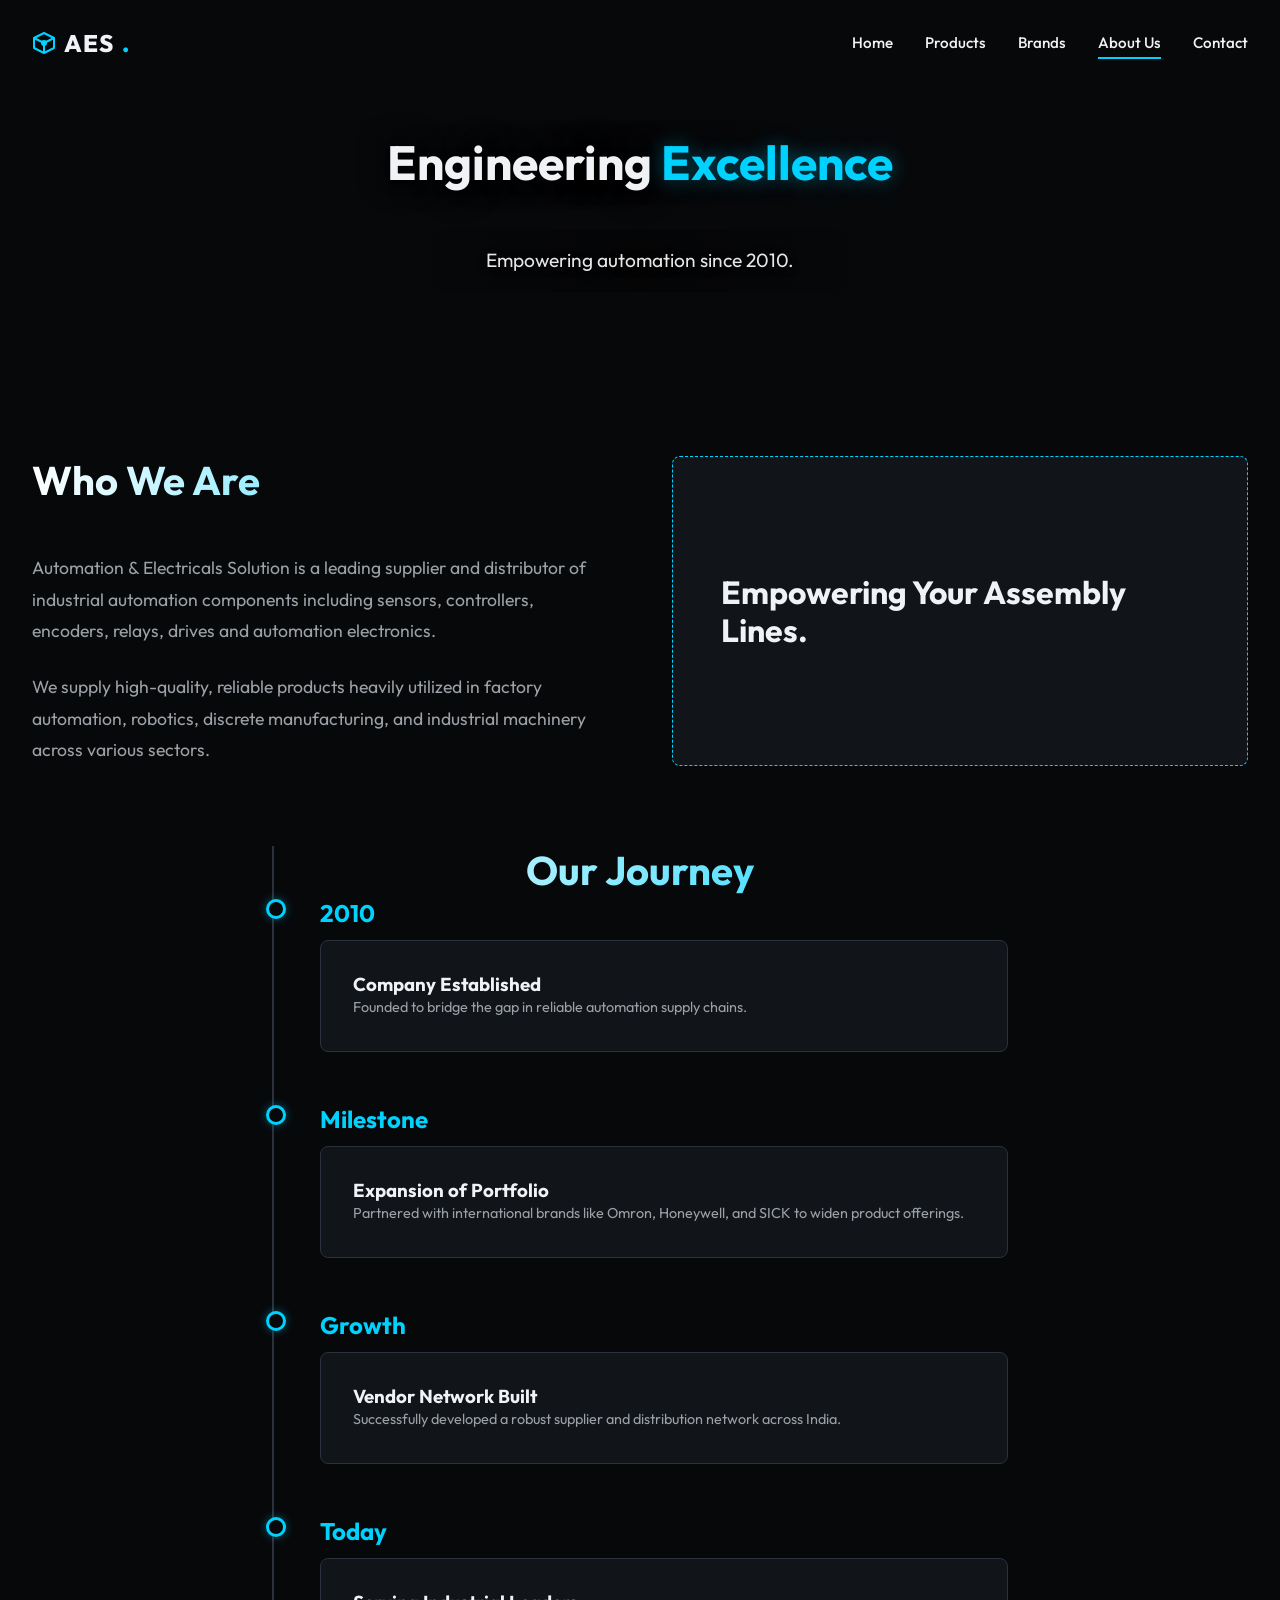
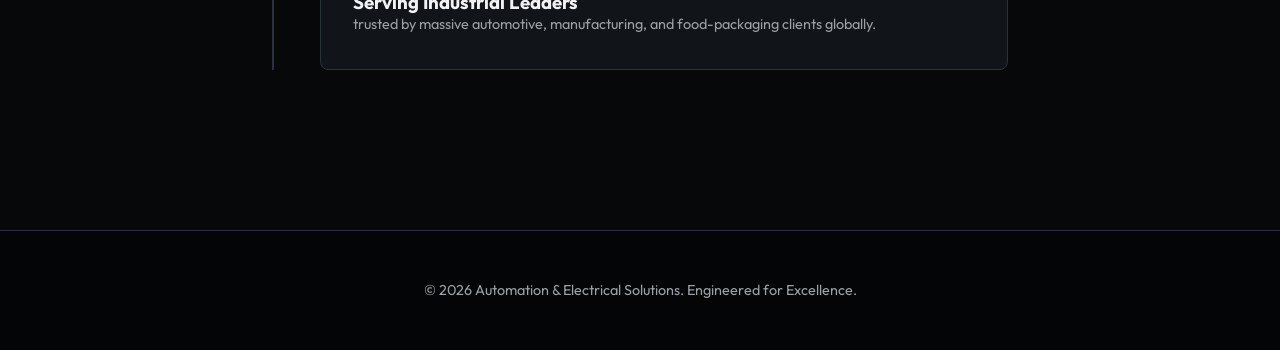
<file: about.html>
<!DOCTYPE html>
<html lang="en">
<head>
  <meta charset="UTF-8">
  <meta name="viewport" content="width=device-width, initial-scale=1.0">
  <meta name="description" content="Automation & Electrical Solutions - About Us">
  <title>About Us | Automation & Electrical Solutions</title>
  <link href="https://fonts.googleapis.com/css2?family=Outfit:wght@300;400;500;600;700;800&family=Inter:wght@400;500;600&display=swap" rel="stylesheet">
  <link rel="stylesheet" href="css/style.css">
  <style>
    .timeline {
      position: relative;
      max-width: 800px;
      margin: 4rem auto;
      padding: 0 2rem;
    }
    .timeline::before {
      content: '';
      position: absolute;
      top: 0;
      left: 2rem;
      height: 100%;
      width: 2px;
      background: var(--border-color);
    }
    .timeline-item {
      position: relative;
      margin-bottom: 3rem;
      padding-left: 3rem;
    }
    .timeline-item::before {
      content: '';
      position: absolute;
      left: -6px;
      top: 5px;
      width: 14px;
      height: 14px;
      border-radius: 50%;
      background: var(--bg-dark);
      border: 3px solid var(--primary-blue);
      box-shadow: 0 0 10px var(--primary-glow);
    }
    .timeline-year {
      font-size: 1.5rem;
      font-weight: 700;
      color: var(--primary-blue);
      margin-bottom: 0.5rem;
    }
    .timeline-content {
      background: var(--bg-surface);
      padding: 2rem;
      border-radius: 8px;
      border: 1px solid var(--border-color);
      transition: all 0.3s;
    }
    .timeline-content:hover {
      border-color: var(--primary-blue);
      box-shadow: 0 10px 30px rgba(0,0,0,0.3);
    }
  </style>
</head>
<body>

  <!-- Navigation -->
  <nav class="navbar">
    <div class="container nav-container">
      <a href="index.html" class="logo">
        <svg width="24" height="24" viewBox="0 0 24 24" fill="none" xmlns="http://www.w3.org/2000/svg">
          <path d="M12 2L2 7V17L12 22L22 17V7L12 2Z" stroke="var(--primary-blue)" stroke-width="2" stroke-linejoin="round"/>
          <path d="M12 22V12" stroke="var(--primary-blue)" stroke-width="2" stroke-linejoin="round"/>
          <path d="M12 12L22 7" stroke="var(--primary-blue)" stroke-width="2" stroke-linejoin="round"/>
          <path d="M12 12L2 7" stroke="var(--primary-blue)" stroke-width="2" stroke-linejoin="round"/>
          <circle cx="12" cy="12" r="3" fill="var(--primary-blue)"/>
        </svg>
        AES<span>.</span>
      </a>
      <div class="nav-links">
        <a href="index.html">Home</a>
        <a href="products.html">Products</a>
        <a href="brands.html">Brands</a>
        <a href="about.html" class="active">About Us</a>
        <a href="contact.html">Contact</a>
      </div>
      <button class="mobile-menu-btn">☰</button>
    </div>
  </nav>

  <!-- Page Header -->
  <header class="hero" style="min-height: 40vh; padding-top: 120px; align-items: center;">
    <div class="hero-bg" style="opacity: 0.5;"></div>
    <div class="container text-center">
      <h1 class="hero-headline reveal active" style="font-size: 3rem;">Engineering <span>Excellence</span></h1>
      <p class="hero-sub reveal active" style="margin: 0 auto;">Empowering automation since 2010.</p>
    </div>
  </header>

  <!-- About Content -->
  <section class="section-padding">
    <div class="container">
      <div class="grid-2 reveal">
        <div>
          <h2 class="section-title" style="text-align: left;">Who We Are</h2>
          <p style="color: var(--text-muted); font-size: 1.1rem; line-height: 1.8; margin-bottom: 1.5rem;">
            Automation & Electricals Solution is a leading supplier and distributor of industrial automation components including sensors, controllers, encoders, relays, drives and automation electronics.
          </p>
          <p style="color: var(--text-muted); font-size: 1.1rem; line-height: 1.8;">
            We supply high-quality, reliable products heavily utilized in factory automation, robotics, discrete manufacturing, and industrial machinery across various sectors.
          </p>
        </div>
        <div>
          <div style="background: var(--bg-surface); padding: 3rem; border-radius: 8px; border: 1px dashed var(--primary-blue); height: 100%; display: flex; align-items: center; justify-content: center; position: relative; overflow: hidden;">
            <div class="circuit-lines" style="opacity: 0.1;"></div>
            <h3 style="font-size: 2rem; color: var(--text-main); position: relative; z-index: 1;">Empowering Your Assembly Lines.</h3>
          </div>
        </div>
      </div>

      <!-- Timeline -->
      <div class="timeline mt-5">
        <h2 class="section-title text-center" style="margin-top: 5rem;">Our Journey</h2>
        
        <div class="timeline-item reveal">
          <div class="timeline-year">2010</div>
          <div class="timeline-content">
            <h3>Company Established</h3>
            <p class="card-desc" style="margin-bottom: 0;">Founded to bridge the gap in reliable automation supply chains.</p>
          </div>
        </div>

        <div class="timeline-item reveal">
          <div class="timeline-year">Milestone</div>
          <div class="timeline-content">
            <h3>Expansion of Portfolio</h3>
            <p class="card-desc" style="margin-bottom: 0;">Partnered with international brands like Omron, Honeywell, and SICK to widen product offerings.</p>
          </div>
        </div>

        <div class="timeline-item reveal">
          <div class="timeline-year">Growth</div>
          <div class="timeline-content">
            <h3>Vendor Network Built</h3>
            <p class="card-desc" style="margin-bottom: 0;">Successfully developed a robust supplier and distribution network across India.</p>
          </div>
        </div>

        <div class="timeline-item reveal">
          <div class="timeline-year">Today</div>
          <div class="timeline-content">
            <h3>Serving Industrial Leaders</h3>
            <p class="card-desc" style="margin-bottom: 0;">trusted by massive automotive, manufacturing, and food-packaging clients globally.</p>
          </div>
        </div>
      </div>
    </div>
  </section>

  <!-- Footer -->
  <footer class="footer">
    <div class="container">
      <p>&copy; 2026 Automation & Electrical Solutions. Engineered for Excellence.</p>
    </div>
  </footer>

  <script src="js/script.js"></script>
</body>
</html>
</file>
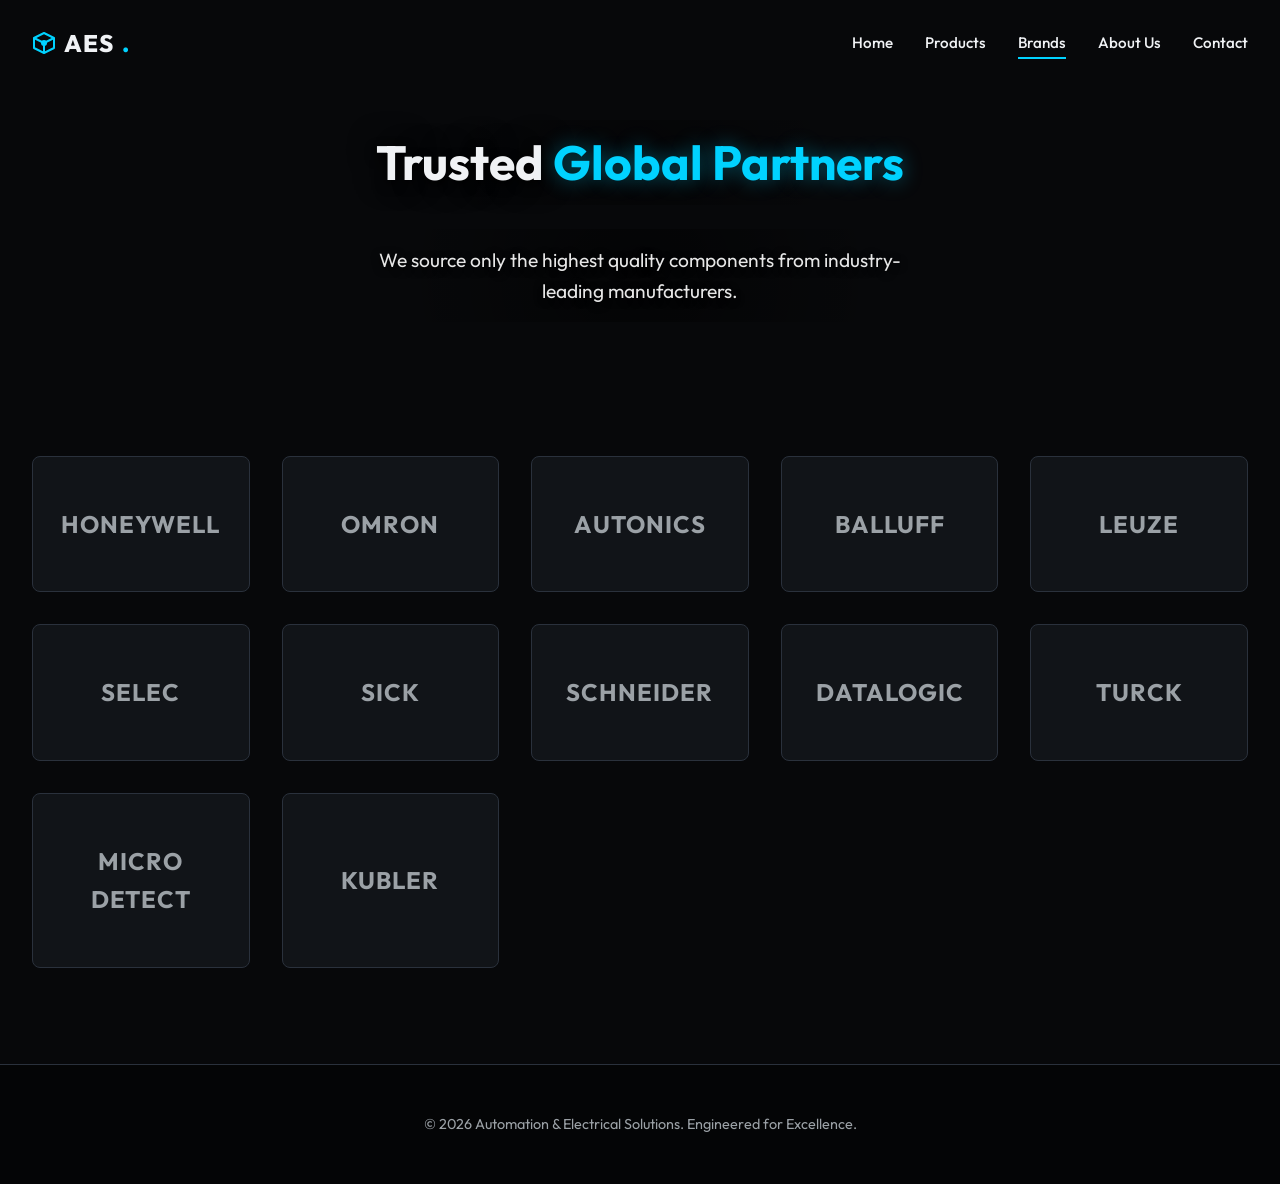
<file: brands.html>
<!DOCTYPE html>
<html lang="en">
<head>
  <meta charset="UTF-8">
  <meta name="viewport" content="width=device-width, initial-scale=1.0">
  <meta name="description" content="Automation & Electrical Solutions - Trusted Brands">
  <title>Brands | Automation & Electrical Solutions</title>
  <link href="https://fonts.googleapis.com/css2?family=Outfit:wght@300;400;500;600;700;800&family=Inter:wght@400;500;600&display=swap" rel="stylesheet">
  <link rel="stylesheet" href="css/style.css">
  <style>
    .brand-grid {
      display: grid;
      grid-template-columns: repeat(auto-fill, minmax(200px, 1fr));
      gap: 2rem;
      text-align: center;
    }
    .brand-card {
      background: var(--bg-surface);
      padding: 3rem 1.5rem;
      border: 1px solid var(--border-color);
      border-radius: 8px;
      transition: all 0.3s ease;
      display: flex;
      align-items: center;
      justify-content: center;
    }
    .brand-card:hover {
      border-color: var(--primary-blue);
      box-shadow: 0 10px 30px rgba(0,0,0,0.3), 0 0 15px var(--primary-glow);
      transform: translateY(-5px);
    }
    .brand-name {
      font-size: 1.5rem;
      font-weight: 700;
      color: var(--text-muted);
      letter-spacing: 1px;
      text-transform: uppercase;
      transition: color 0.3s;
    }
    .brand-card:hover .brand-name {
      color: var(--text-main);
    }
  </style>
</head>
<body>

  <!-- Navigation -->
  <nav class="navbar">
    <div class="container nav-container">
      <a href="index.html" class="logo">
        <svg width="24" height="24" viewBox="0 0 24 24" fill="none" xmlns="http://www.w3.org/2000/svg">
          <path d="M12 2L2 7V17L12 22L22 17V7L12 2Z" stroke="var(--primary-blue)" stroke-width="2" stroke-linejoin="round"/>
          <path d="M12 22V12" stroke="var(--primary-blue)" stroke-width="2" stroke-linejoin="round"/>
          <path d="M12 12L22 7" stroke="var(--primary-blue)" stroke-width="2" stroke-linejoin="round"/>
          <path d="M12 12L2 7" stroke="var(--primary-blue)" stroke-width="2" stroke-linejoin="round"/>
          <circle cx="12" cy="12" r="3" fill="var(--primary-blue)"/>
        </svg>
        AES<span>.</span>
      </a>
      <div class="nav-links">
        <a href="index.html">Home</a>
        <a href="products.html">Products</a>
        <a href="brands.html" class="active">Brands</a>
        <a href="about.html">About Us</a>
        <a href="contact.html">Contact</a>
      </div>
      <button class="mobile-menu-btn">☰</button>
    </div>
  </nav>

  <!-- Page Header -->
  <header class="hero" style="min-height: 40vh; padding-top: 120px; align-items: center;">
    <div class="hero-bg" style="opacity: 0.5;"></div>
    <div class="container text-center">
      <h1 class="hero-headline reveal active" style="font-size: 3rem;">Trusted <span>Global Partners</span></h1>
      <p class="hero-sub reveal active" style="margin: 0 auto;">We source only the highest quality components from industry-leading manufacturers.</p>
    </div>
  </header>

  <!-- Brands Content -->
  <section class="section-padding">
    <div class="container">
      <div class="brand-grid">
        <div class="brand-card reveal"><span class="brand-name">Honeywell</span></div>
        <div class="brand-card reveal" style="transition-delay: 0.1s;"><span class="brand-name">Omron</span></div>
        <div class="brand-card reveal" style="transition-delay: 0.2s;"><span class="brand-name">Autonics</span></div>
        <div class="brand-card reveal" style="transition-delay: 0.3s;"><span class="brand-name">Balluff</span></div>
        <div class="brand-card reveal" style="transition-delay: 0.4s;"><span class="brand-name">Leuze</span></div>
        <div class="brand-card reveal" style="transition-delay: 0.1s;"><span class="brand-name">Selec</span></div>
        <div class="brand-card reveal" style="transition-delay: 0.2s;"><span class="brand-name">SICK</span></div>
        <div class="brand-card reveal" style="transition-delay: 0.3s;"><span class="brand-name">Schneider</span></div>
        <div class="brand-card reveal" style="transition-delay: 0.4s;"><span class="brand-name">Datalogic</span></div>
        <div class="brand-card reveal" style="transition-delay: 0.1s;"><span class="brand-name">Turck</span></div>
        <div class="brand-card reveal" style="transition-delay: 0.2s;"><span class="brand-name">Micro Detect</span></div>
        <div class="brand-card reveal" style="transition-delay: 0.3s;"><span class="brand-name">Kubler</span></div>
      </div>
    </div>
  </section>

  <!-- Footer -->
  <footer class="footer">
    <div class="container">
      <p>&copy; 2026 Automation & Electrical Solutions. Engineered for Excellence.</p>
    </div>
  </footer>

  <script src="js/script.js"></script>
</body>
</html>
</file>
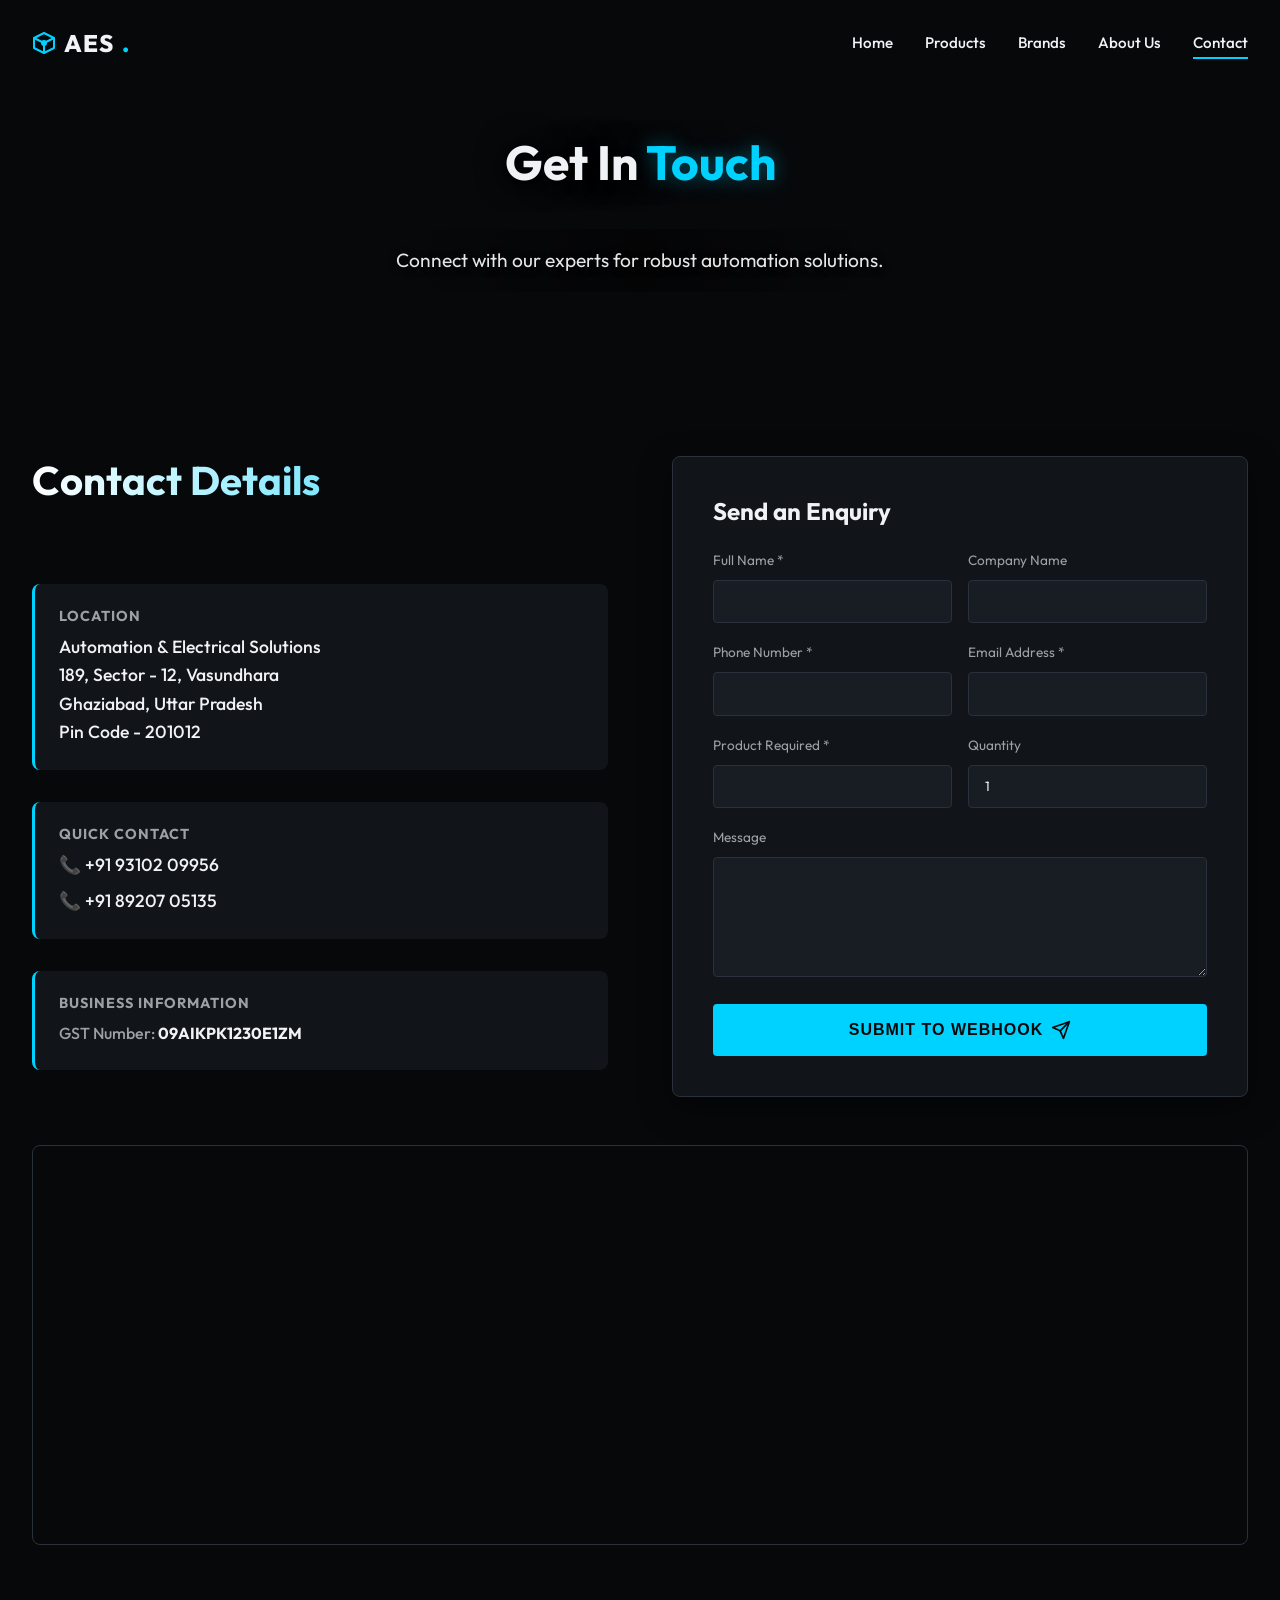
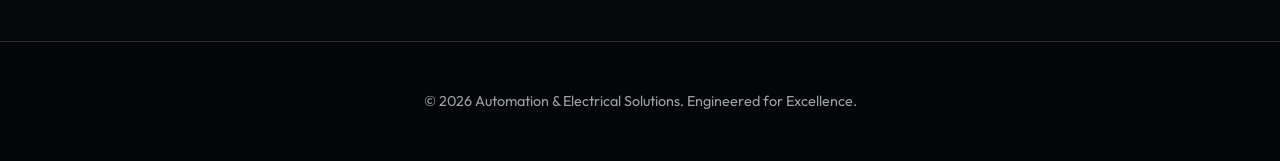
<file: contact.html>
<!DOCTYPE html>
<html lang="en">
<head>
  <meta charset="UTF-8">
  <meta name="viewport" content="width=device-width, initial-scale=1.0">
  <meta name="description" content="Automation & Electrical Solutions - Contact Us">
  <title>Contact | Automation & Electrical Solutions</title>
  <link href="https://fonts.googleapis.com/css2?family=Outfit:wght@300;400;500;600;700;800&family=Inter:wght@400;500;600&display=swap" rel="stylesheet">
  <link rel="stylesheet" href="css/style.css">
  <style>
    .map-container {
      width: 100%;
      height: 400px;
      border-radius: 8px;
      overflow: hidden;
      border: 1px solid var(--border-color);
      margin-top: 3rem;
    }
    .map-container iframe {
      width: 100%;
      height: 100%;
      border: 0;
      filter: invert(90%) hue-rotate(180deg) brightness(80%) contrast(120%); /* Fake Dark Mode for maps */
    }
  </style>
</head>
<body>

  <!-- Navigation -->
  <nav class="navbar">
    <div class="container nav-container">
      <a href="index.html" class="logo">
        <svg width="24" height="24" viewBox="0 0 24 24" fill="none" xmlns="http://www.w3.org/2000/svg">
          <path d="M12 2L2 7V17L12 22L22 17V7L12 2Z" stroke="var(--primary-blue)" stroke-width="2" stroke-linejoin="round"/>
          <path d="M12 22V12" stroke="var(--primary-blue)" stroke-width="2" stroke-linejoin="round"/>
          <path d="M12 12L22 7" stroke="var(--primary-blue)" stroke-width="2" stroke-linejoin="round"/>
          <path d="M12 12L2 7" stroke="var(--primary-blue)" stroke-width="2" stroke-linejoin="round"/>
          <circle cx="12" cy="12" r="3" fill="var(--primary-blue)"/>
        </svg>
        AES<span>.</span>
      </a>
      <div class="nav-links">
        <a href="index.html">Home</a>
        <a href="products.html">Products</a>
        <a href="brands.html">Brands</a>
        <a href="about.html">About Us</a>
        <a href="contact.html" class="active">Contact</a>
      </div>
      <button class="mobile-menu-btn">☰</button>
    </div>
  </nav>

  <!-- Page Header -->
  <header class="hero" style="min-height: 40vh; padding-top: 120px; align-items: center;">
    <div class="hero-bg" style="opacity: 0.5;"></div>
    <div class="container text-center">
      <h1 class="hero-headline reveal active" style="font-size: 3rem;">Get In <span>Touch</span></h1>
      <p class="hero-sub reveal active" style="margin: 0 auto;">Connect with our experts for robust automation solutions.</p>
    </div>
  </header>

  <!-- Contact & Enquiry Form -->
  <section class="section-padding">
    <div class="container">
      <div class="grid-2">
        
        <!-- Contact Information -->
        <div class="contact-info reveal">
          <h2 class="section-title" style="text-align: left;">Contact Details</h2>
          
          <div class="info-card">
            <h4>Location</h4>
            <p>Automation & Electrical Solutions<br>189, Sector - 12, Vasundhara<br>Ghaziabad, Uttar Pradesh<br>Pin Code - 201012</p>
          </div>
          
          <div class="info-card">
            <h4>Quick Contact</h4>
            <a href="tel:+919310209956" style="display: block; margin-bottom: 0.5rem;">📞 +91 93102 09956</a>
            <a href="tel:+918920705135" style="display: block;">📞 +91 89207 05135</a>
          </div>

          <div class="info-card">
            <h4>Business Information</h4>
            <p style="color: var(--text-muted); font-size: 1rem;">GST Number: <span style="color: var(--text-main); font-weight: 700;">09AIKPK1230E1ZM</span></p>
          </div>
        </div>

        <!-- Form -->
        <div class="enquiry-card reveal" style="transition-delay: 0.2s;">
          <form id="enquiry-form" class="enquiry-form">
            <h3 style="margin-bottom: 1.5rem; font-size: 1.5rem;">Send an Enquiry</h3>
            
            <div class="form-row">
              <div class="form-group">
                <label for="name">Full Name *</label>
                <input type="text" id="name" name="name" class="form-control" required>
              </div>
              <div class="form-group">
                <label for="company">Company Name</label>
                <input type="text" id="company" name="company" class="form-control">
              </div>
            </div>

            <div class="form-row">
              <div class="form-group">
                <label for="phone">Phone Number *</label>
                <input type="tel" id="phone" name="phone" class="form-control" required>
              </div>
              <div class="form-group">
                <label for="email">Email Address *</label>
                <input type="email" id="email" name="email" class="form-control" required>
              </div>
            </div>

            <div class="form-row">
              <div class="form-group">
                <label for="product">Product Required *</label>
                <input type="text" id="product" name="product" class="form-control" required>
              </div>
              <div class="form-group">
                <label for="quantity">Quantity</label>
                <input type="number" id="quantity" name="quantity" class="form-control" min="1" value="1">
              </div>
            </div>

            <div class="form-group">
              <label for="message">Message</label>
              <textarea id="message" name="message" class="form-control"></textarea>
            </div>

            <button type="submit" class="submit-btn" style="display: flex; justify-content: center; align-items: center; gap: 0.5rem;">
              Submit to Webhook
              <svg width="20" height="20" viewBox="0 0 24 24" fill="none" stroke="currentColor" stroke-width="2" stroke-linecap="round" stroke-linejoin="round"><line x1="22" y1="2" x2="11" y2="13"></line><polygon points="22 2 15 22 11 13 2 9 22 2"></polygon></svg>
            </button>
          </form>
        </div>
      </div>

      <!-- Map -->
      <div class="map-container reveal">
        <!-- Google Maps Embed for Sector 12, Vasundhara, Ghaziabad -->
        <iframe src="https://www.google.com/maps/embed?pb=!1m18!1m12!1m3!1d14002.502941198592!2d77.36214829999999!3d28.670921499999995!2m3!1f0!2f0!3f0!3m2!1i1024!2i768!4f13.1!3m3!1m2!1s0x390cf0731f2debf1%3A0xe1db0cd87d8ba39a!2sSector%2012%2C%20Vasundhara%2C%20Ghaziabad%2C%20Uttar%20Pradesh%20201012!5e0!3m2!1sen!2sin!4v1700000000000!5m2!1sen!2sin" allowfullscreen="" loading="lazy" referrerpolicy="no-referrer-when-downgrade"></iframe>
      </div>

    </div>
  </section>

  <!-- Footer -->
  <footer class="footer">
    <div class="container">
      <p>&copy; 2026 Automation & Electrical Solutions. Engineered for Excellence.</p>
    </div>
  </footer>

  <script src="js/script.js"></script>
</body>
</html>
</file>
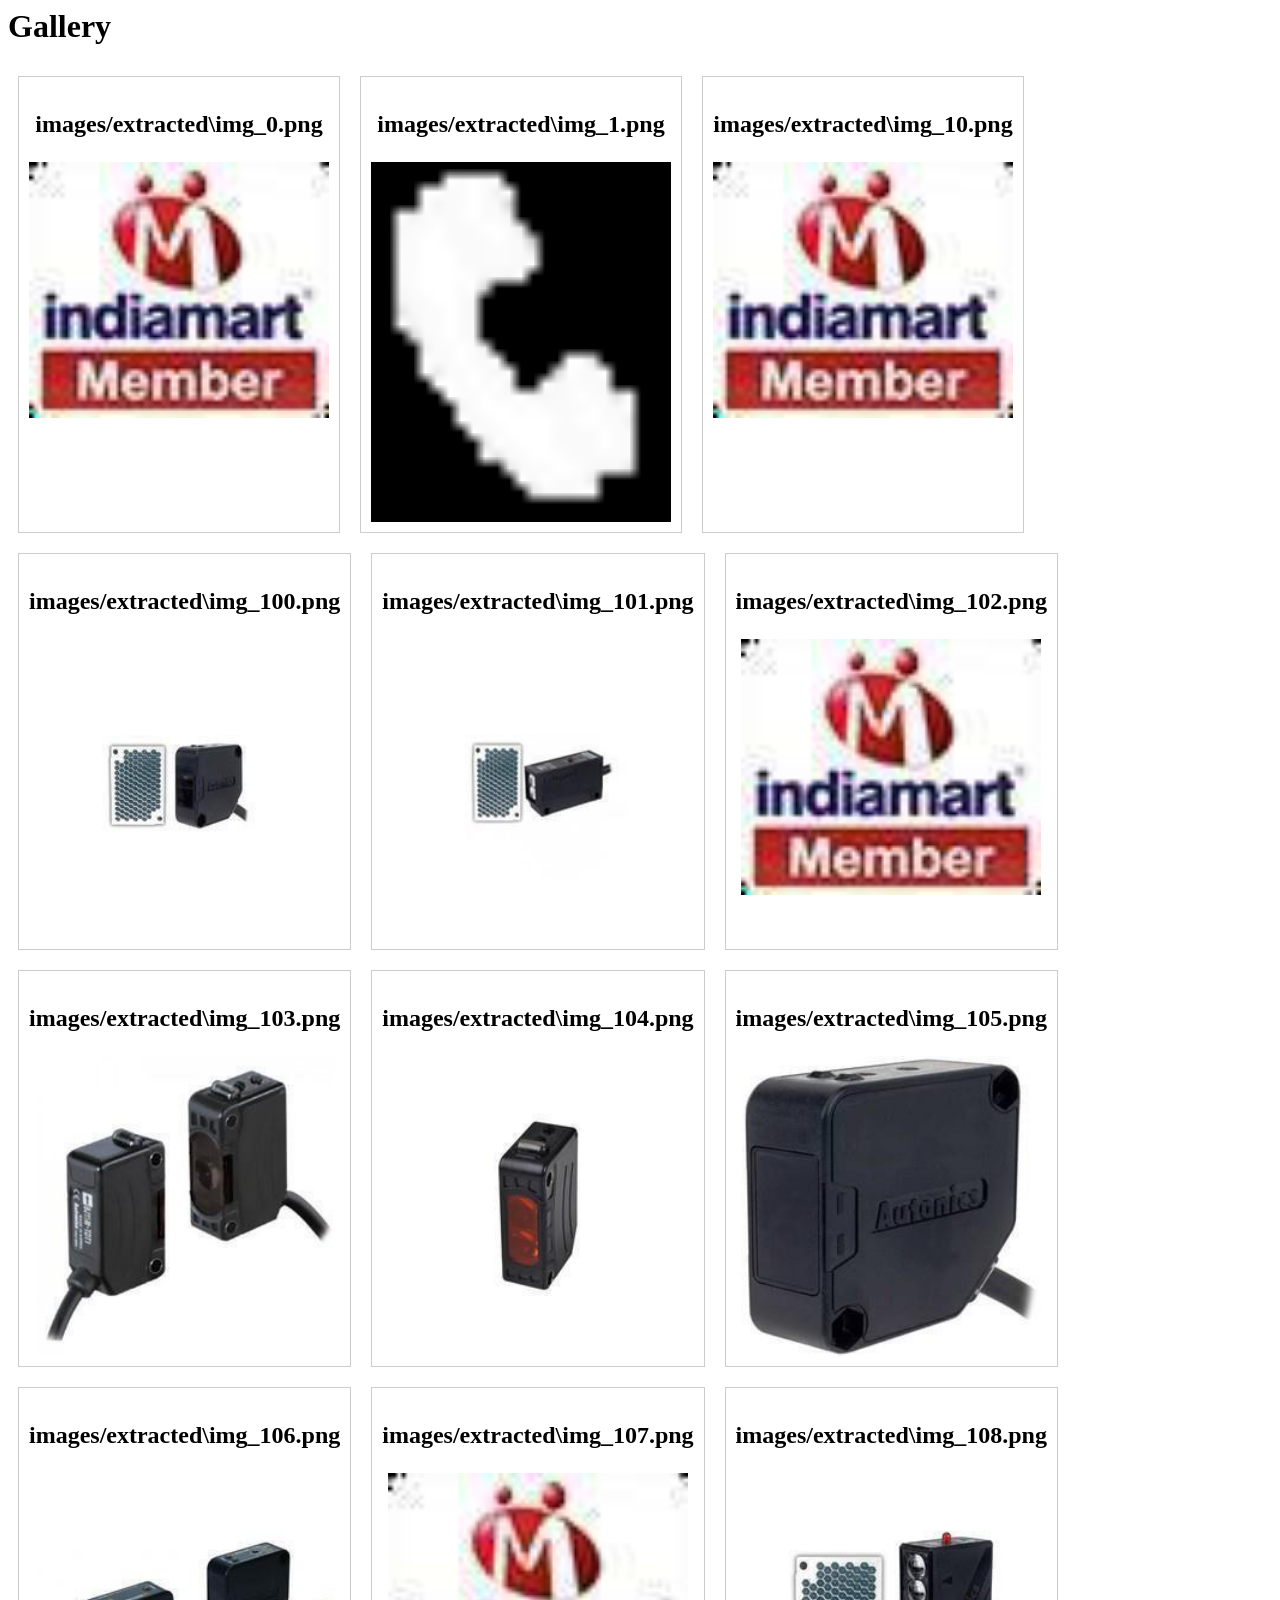
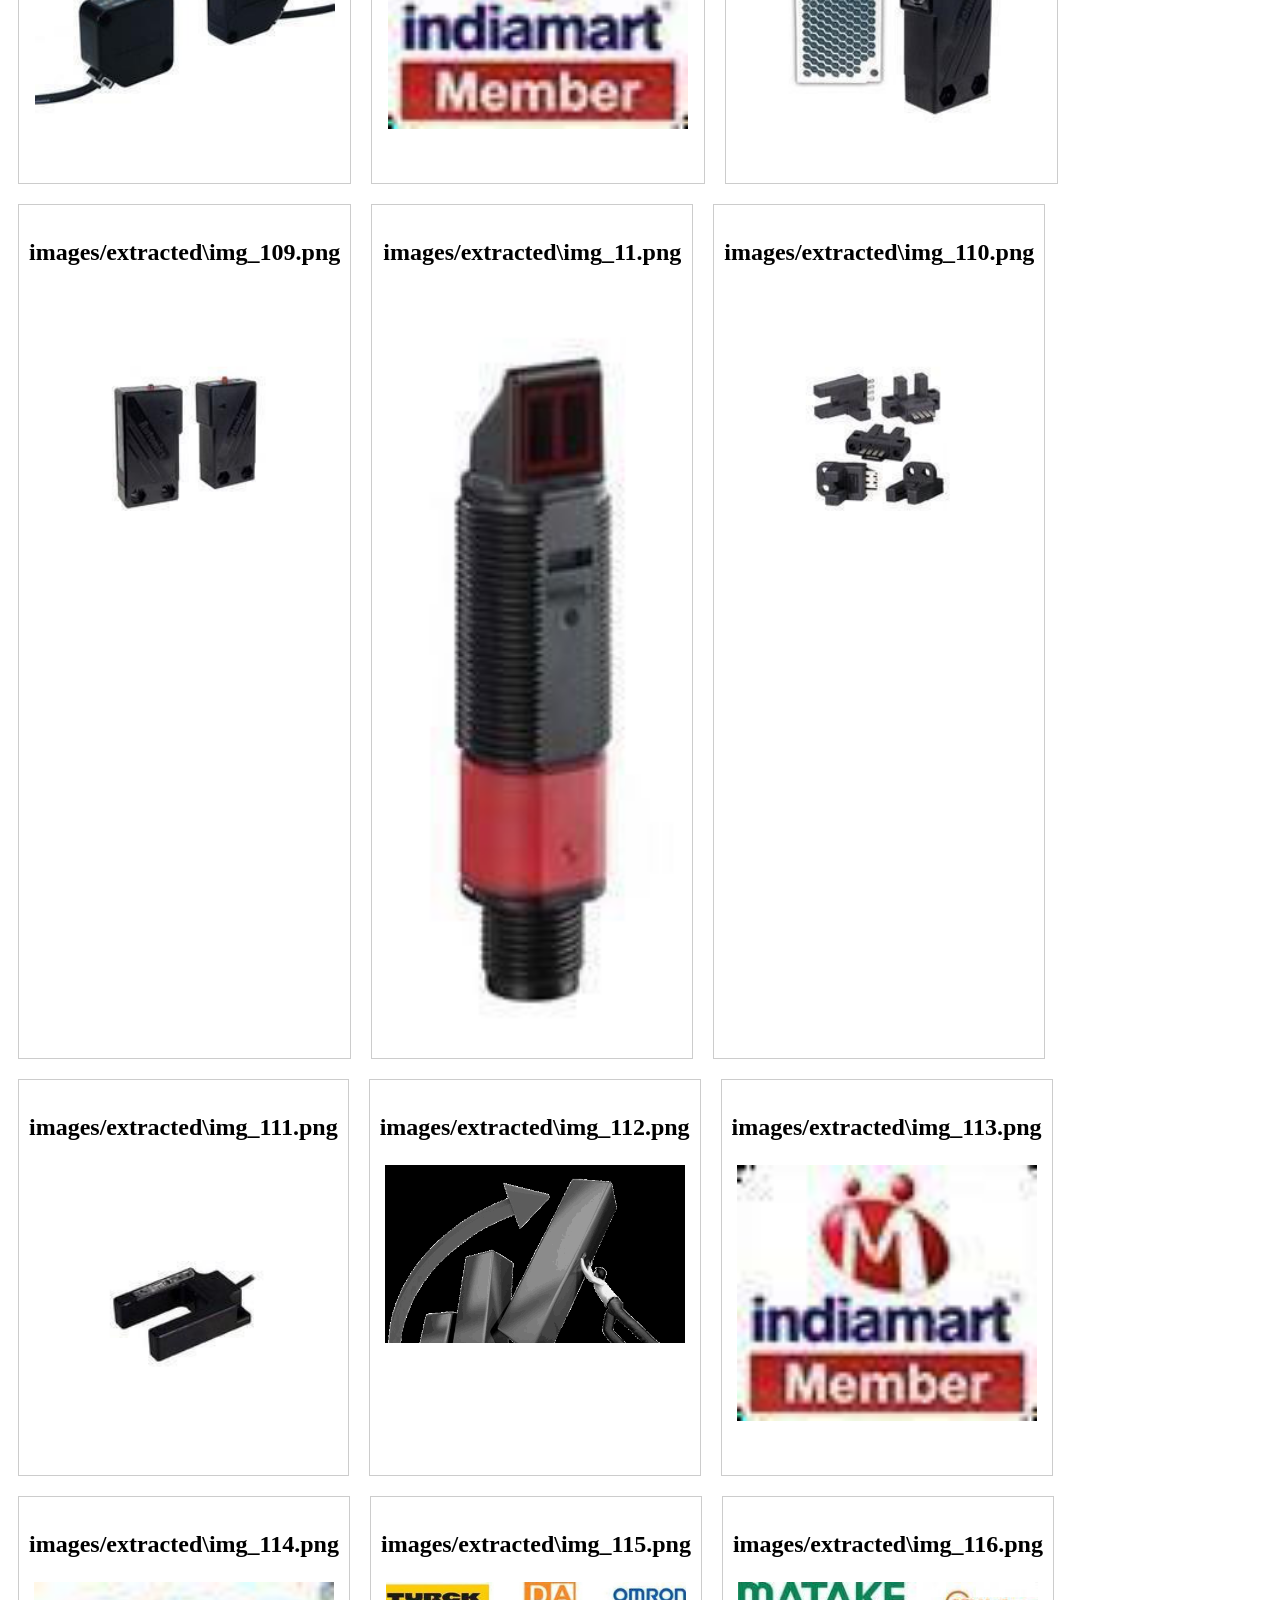
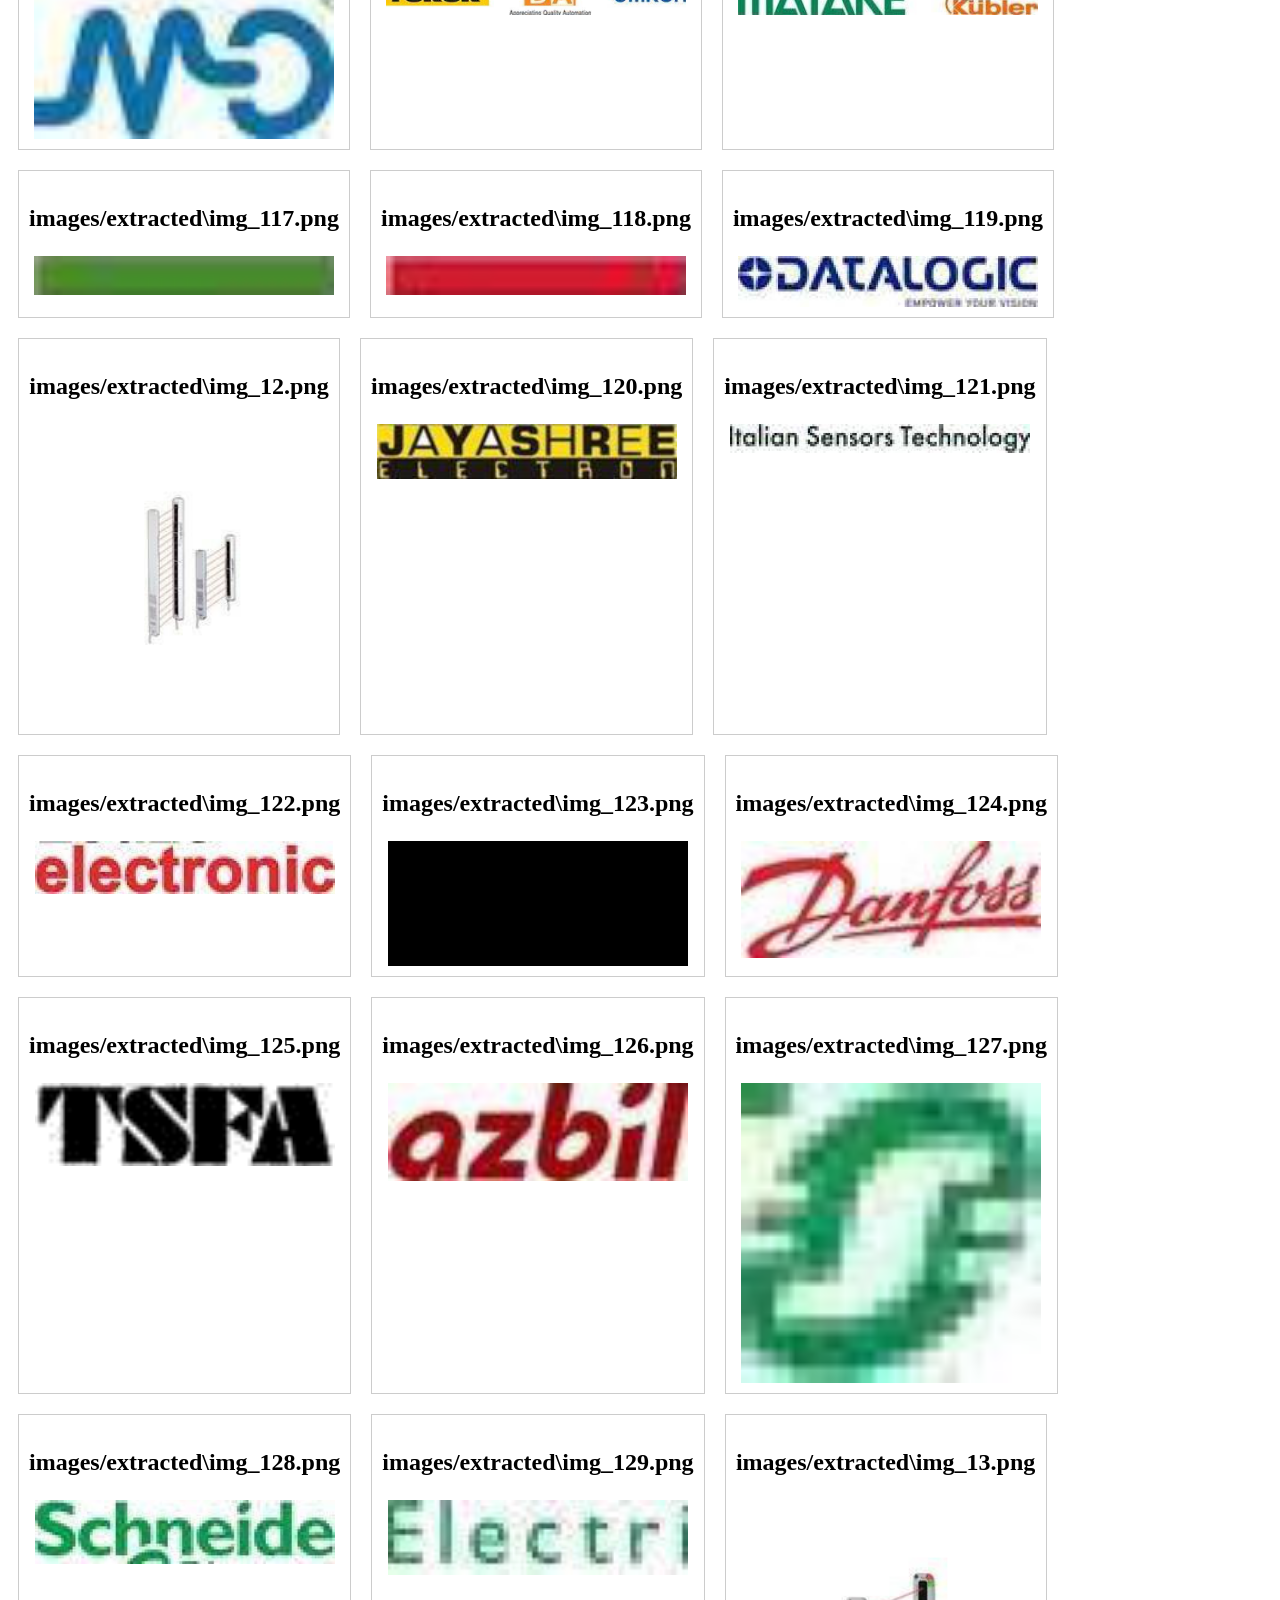
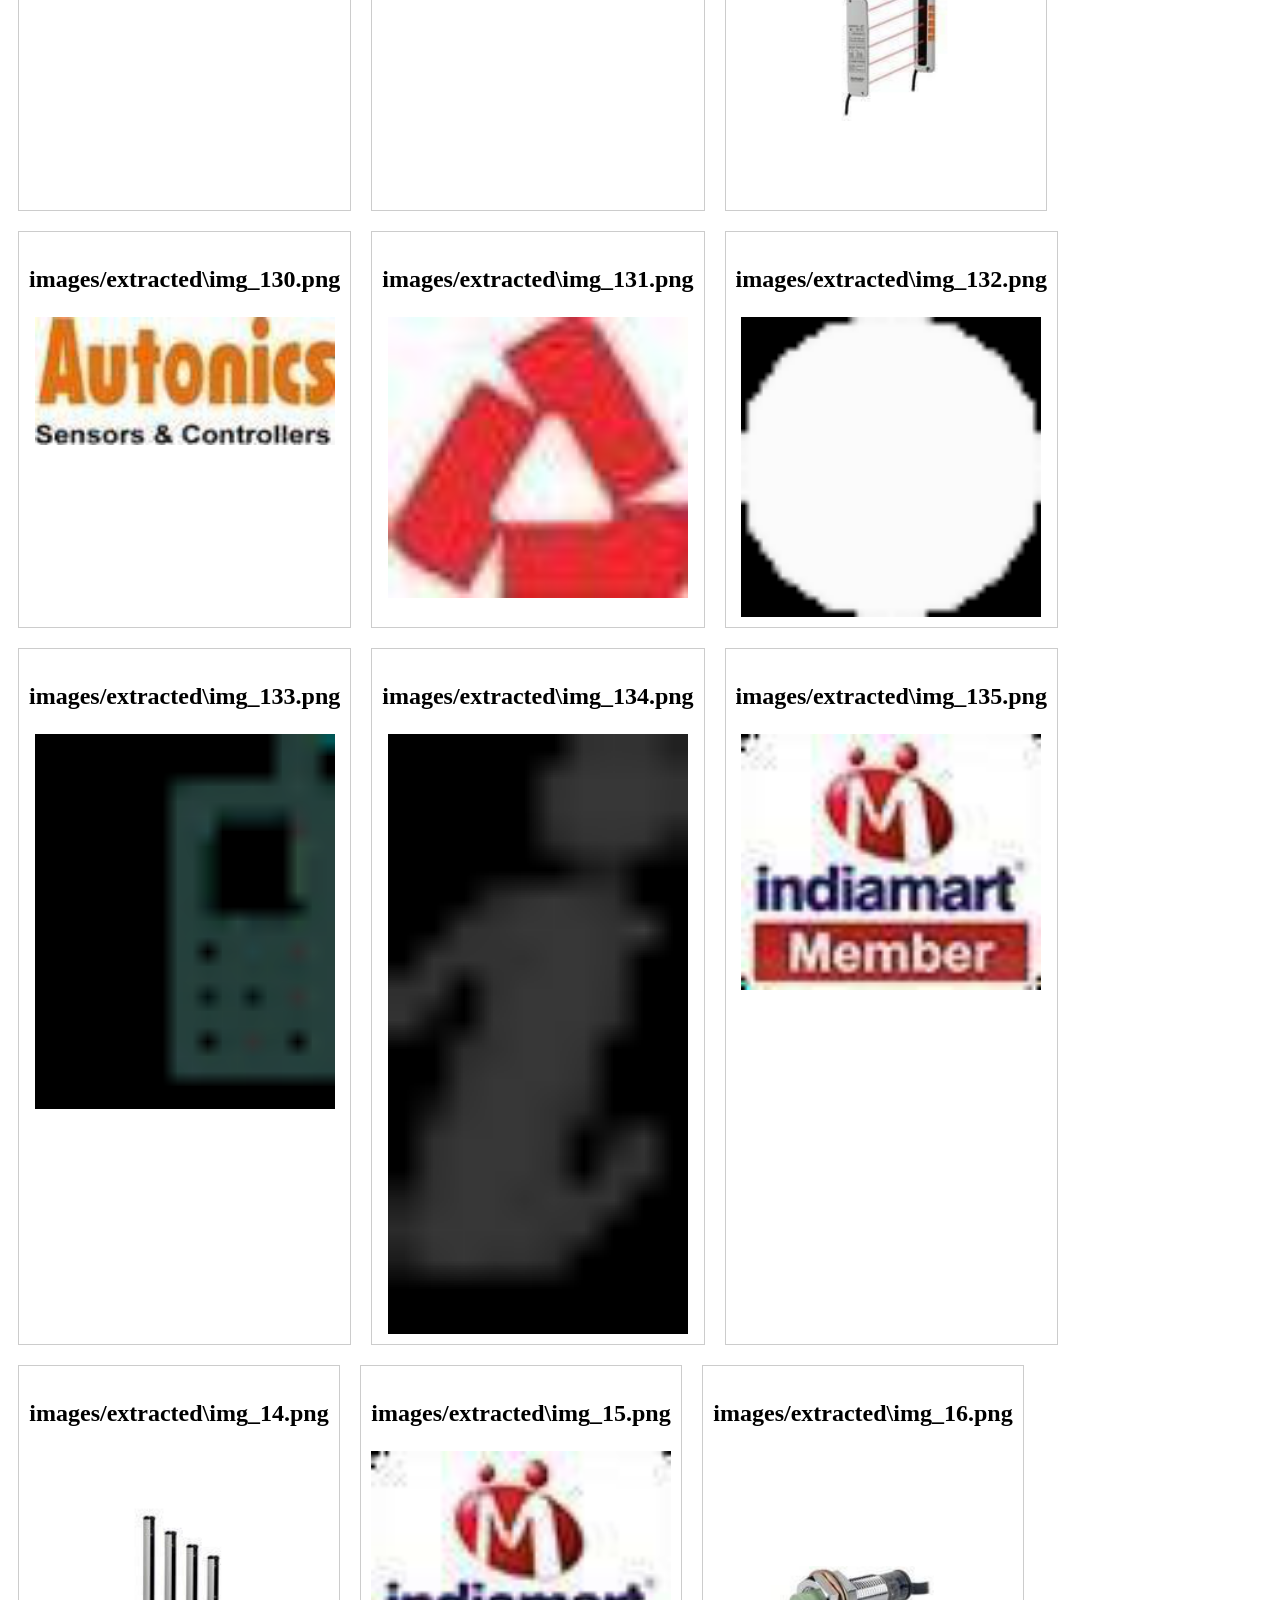
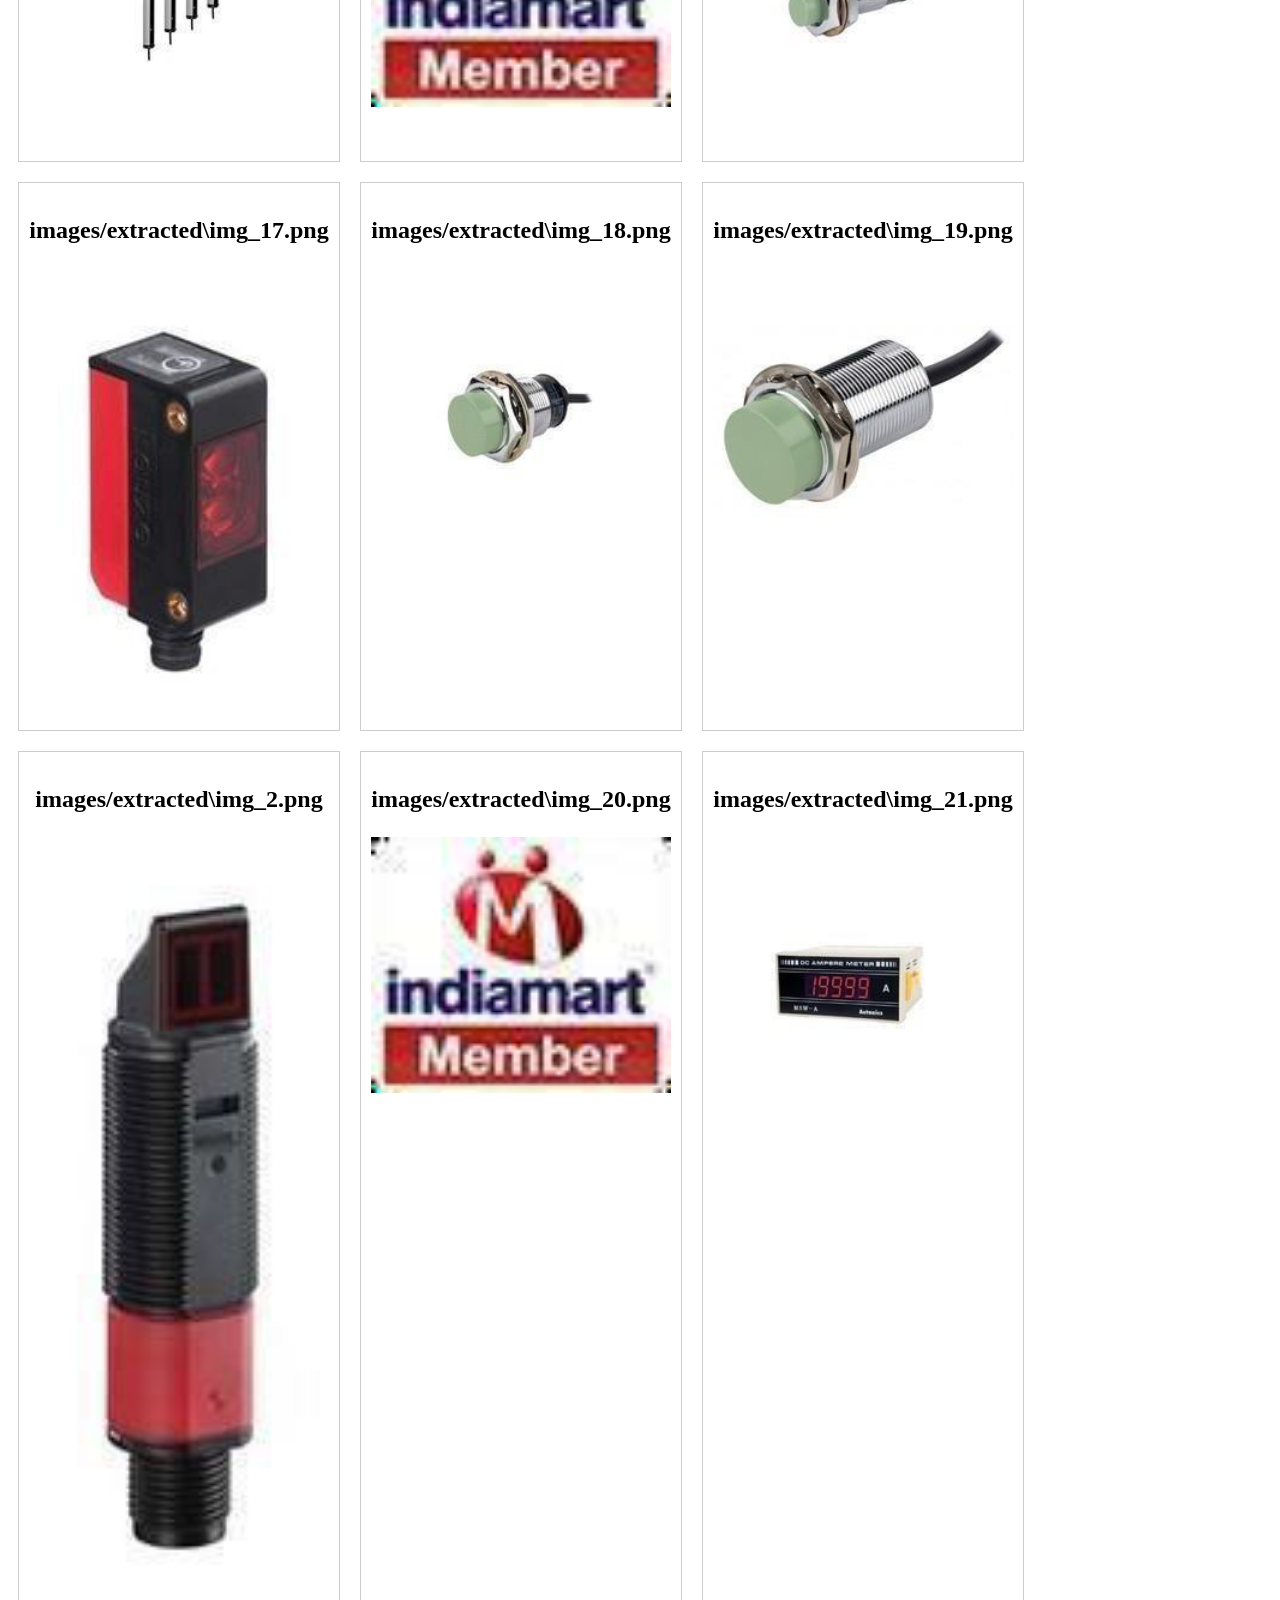
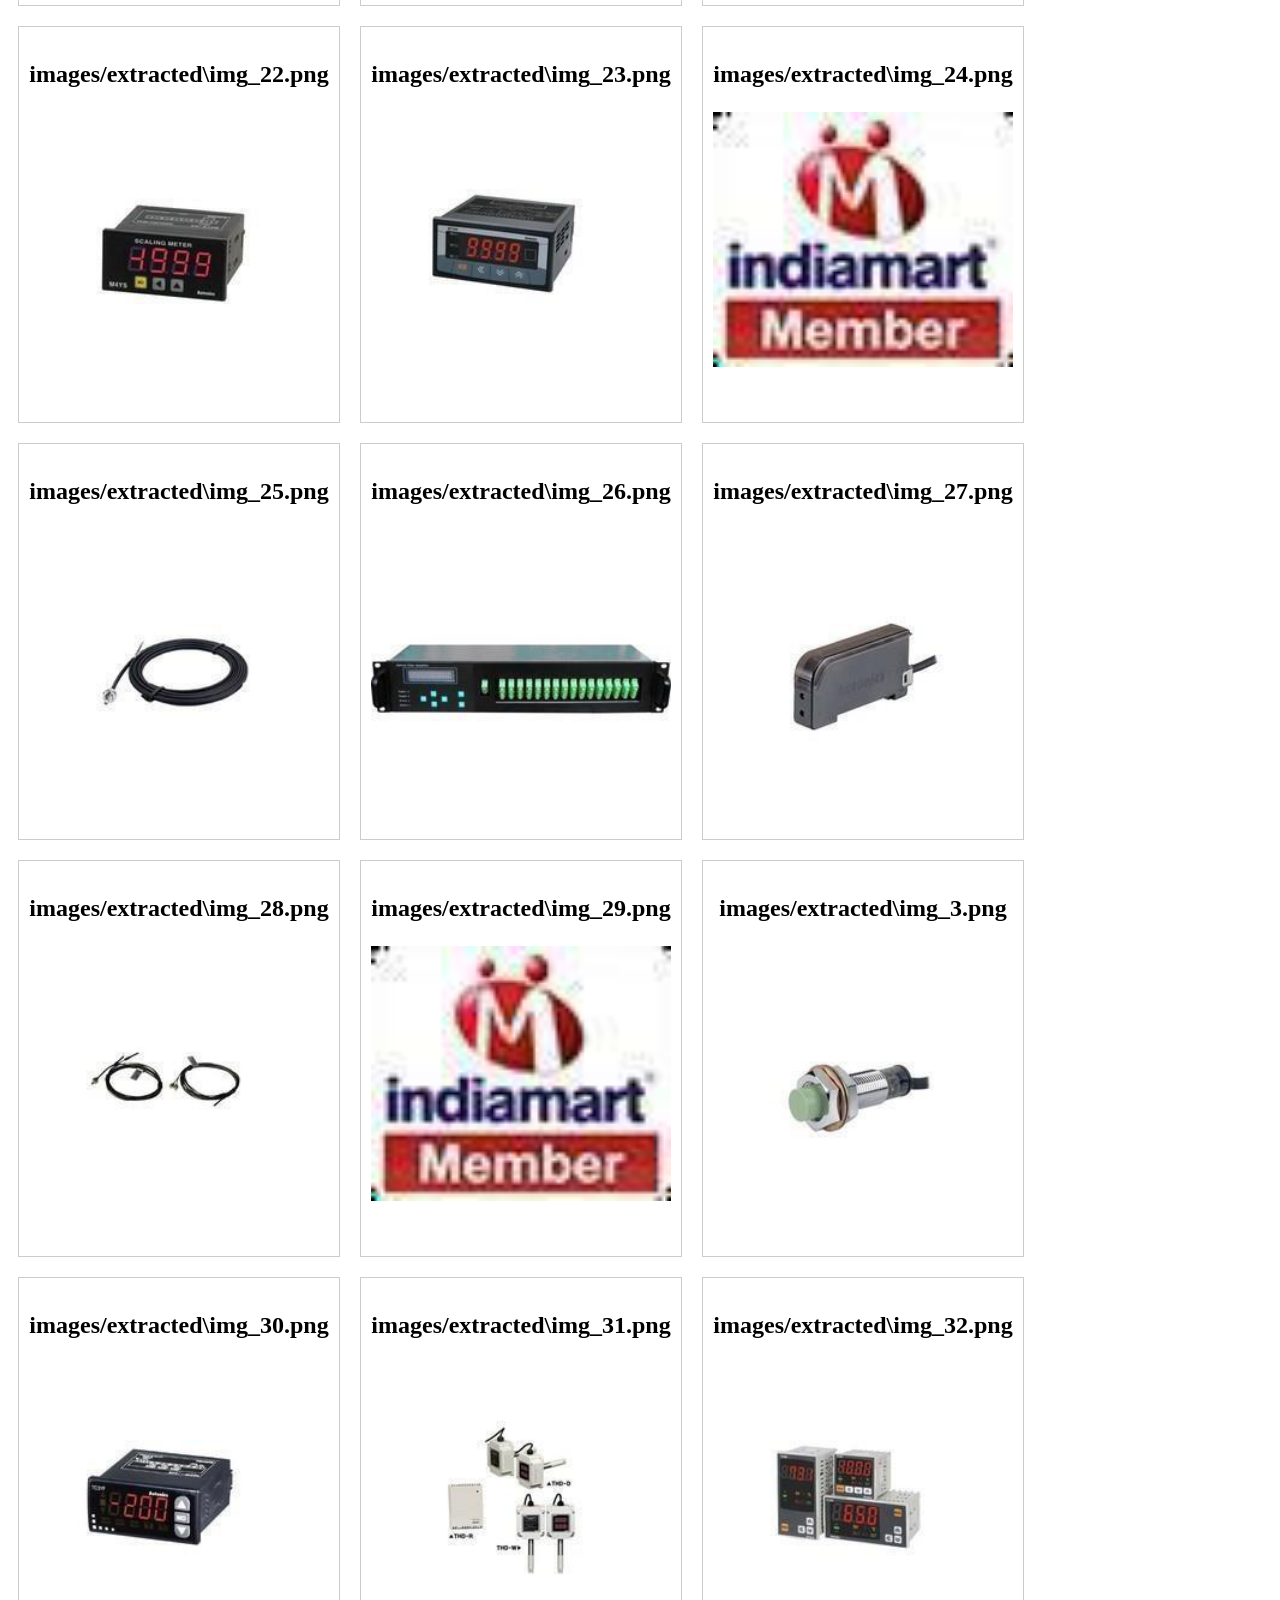
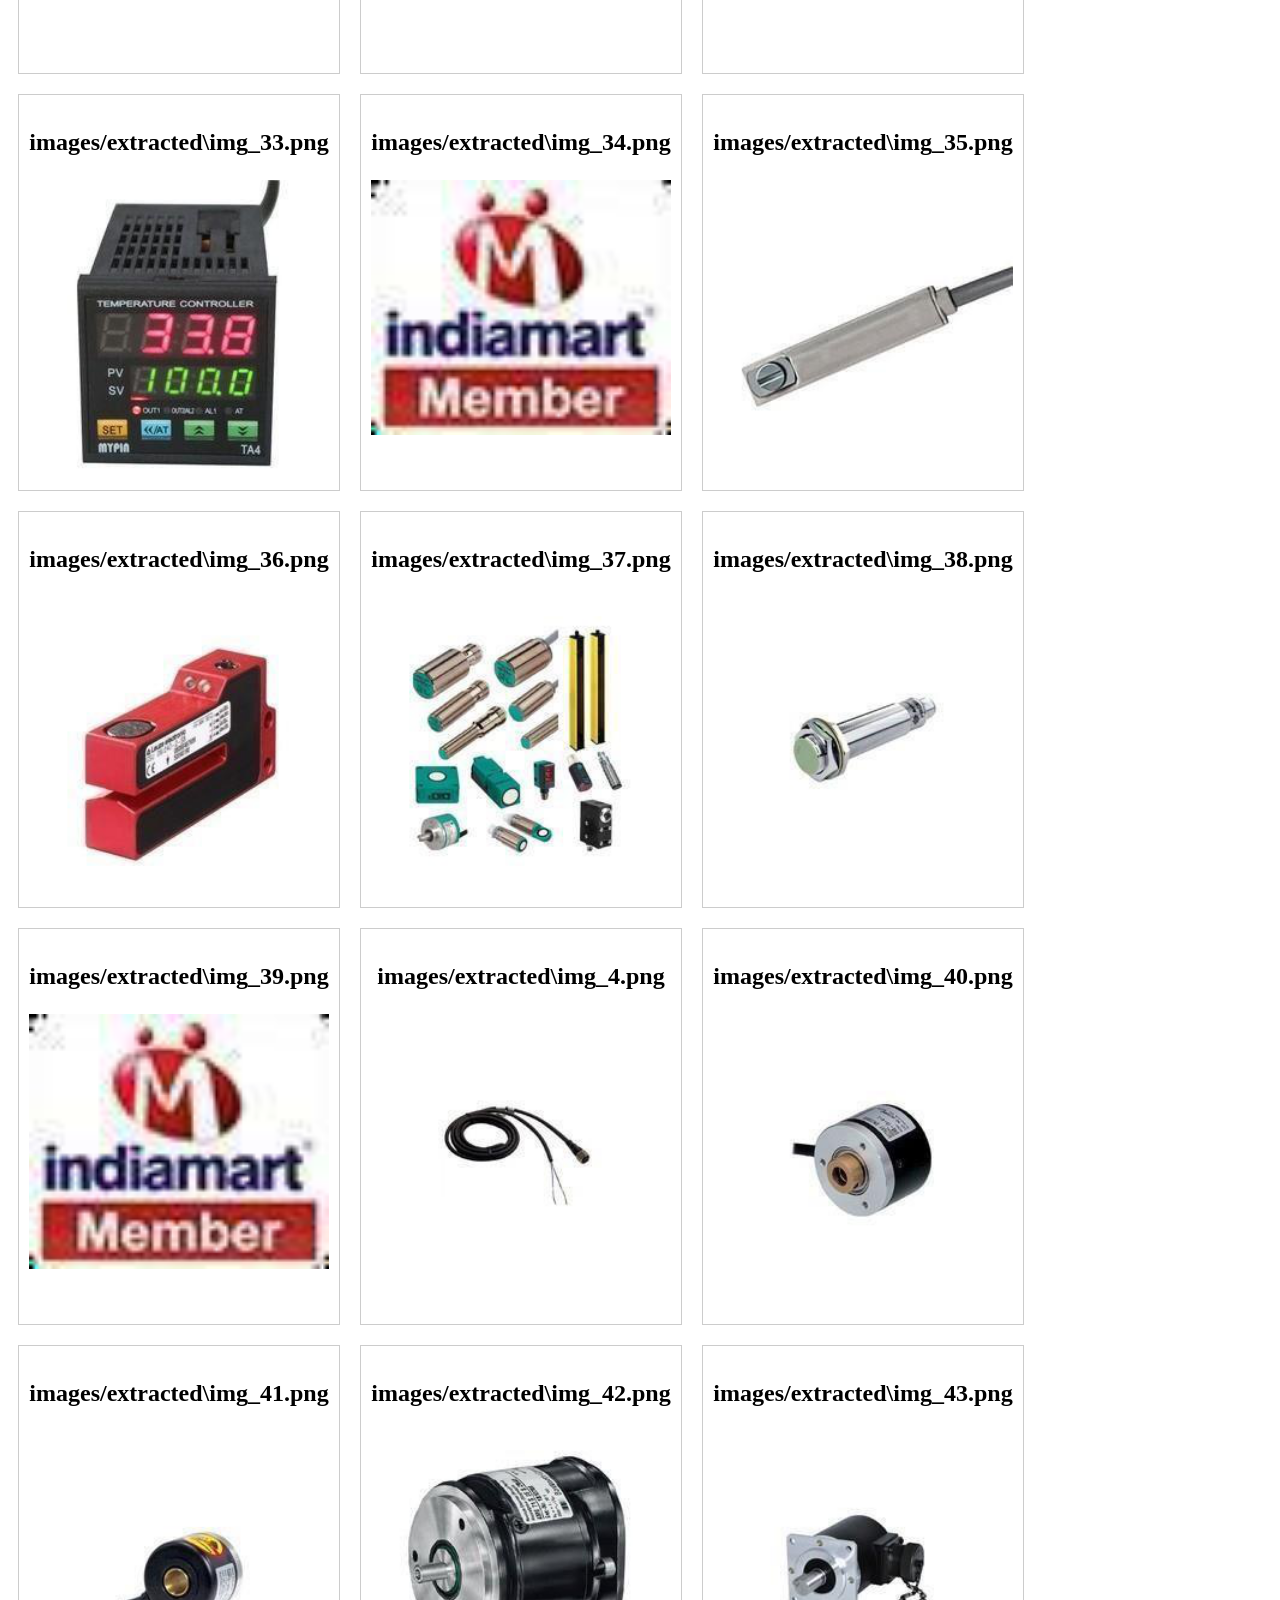
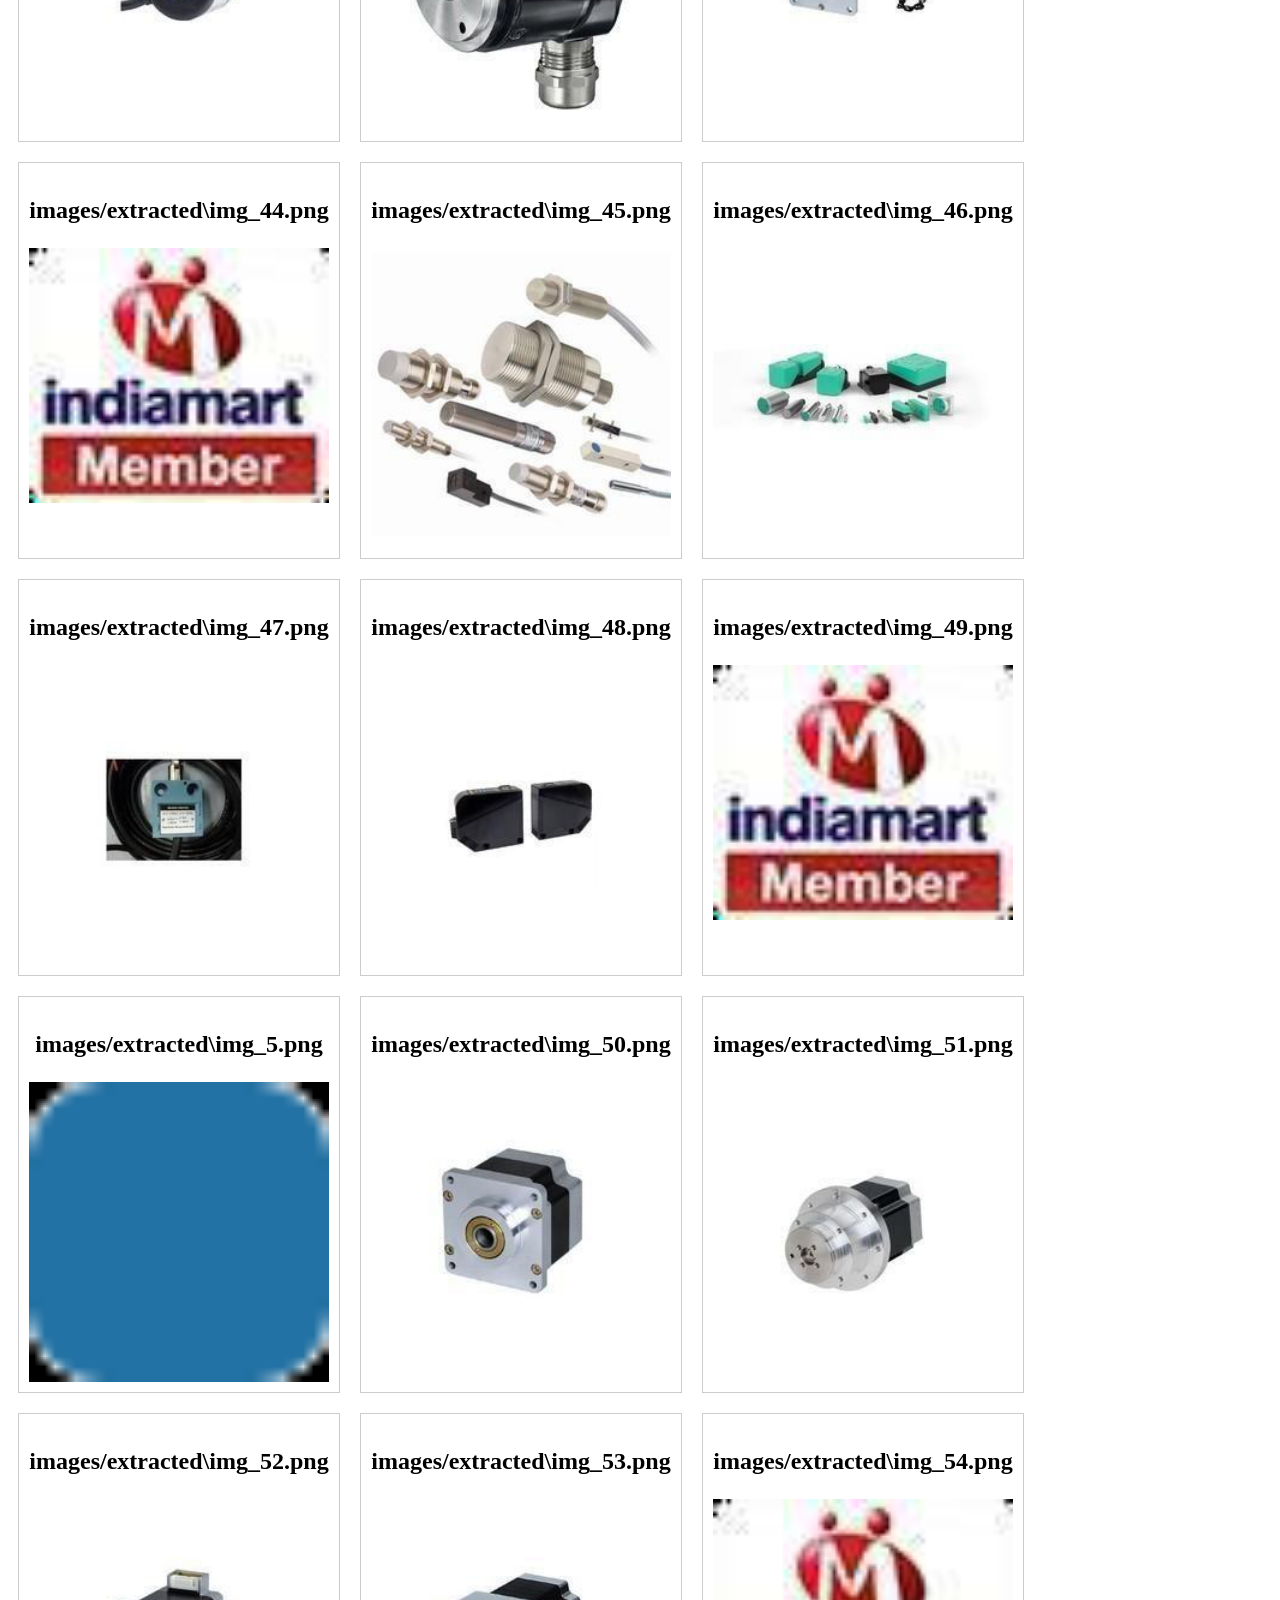
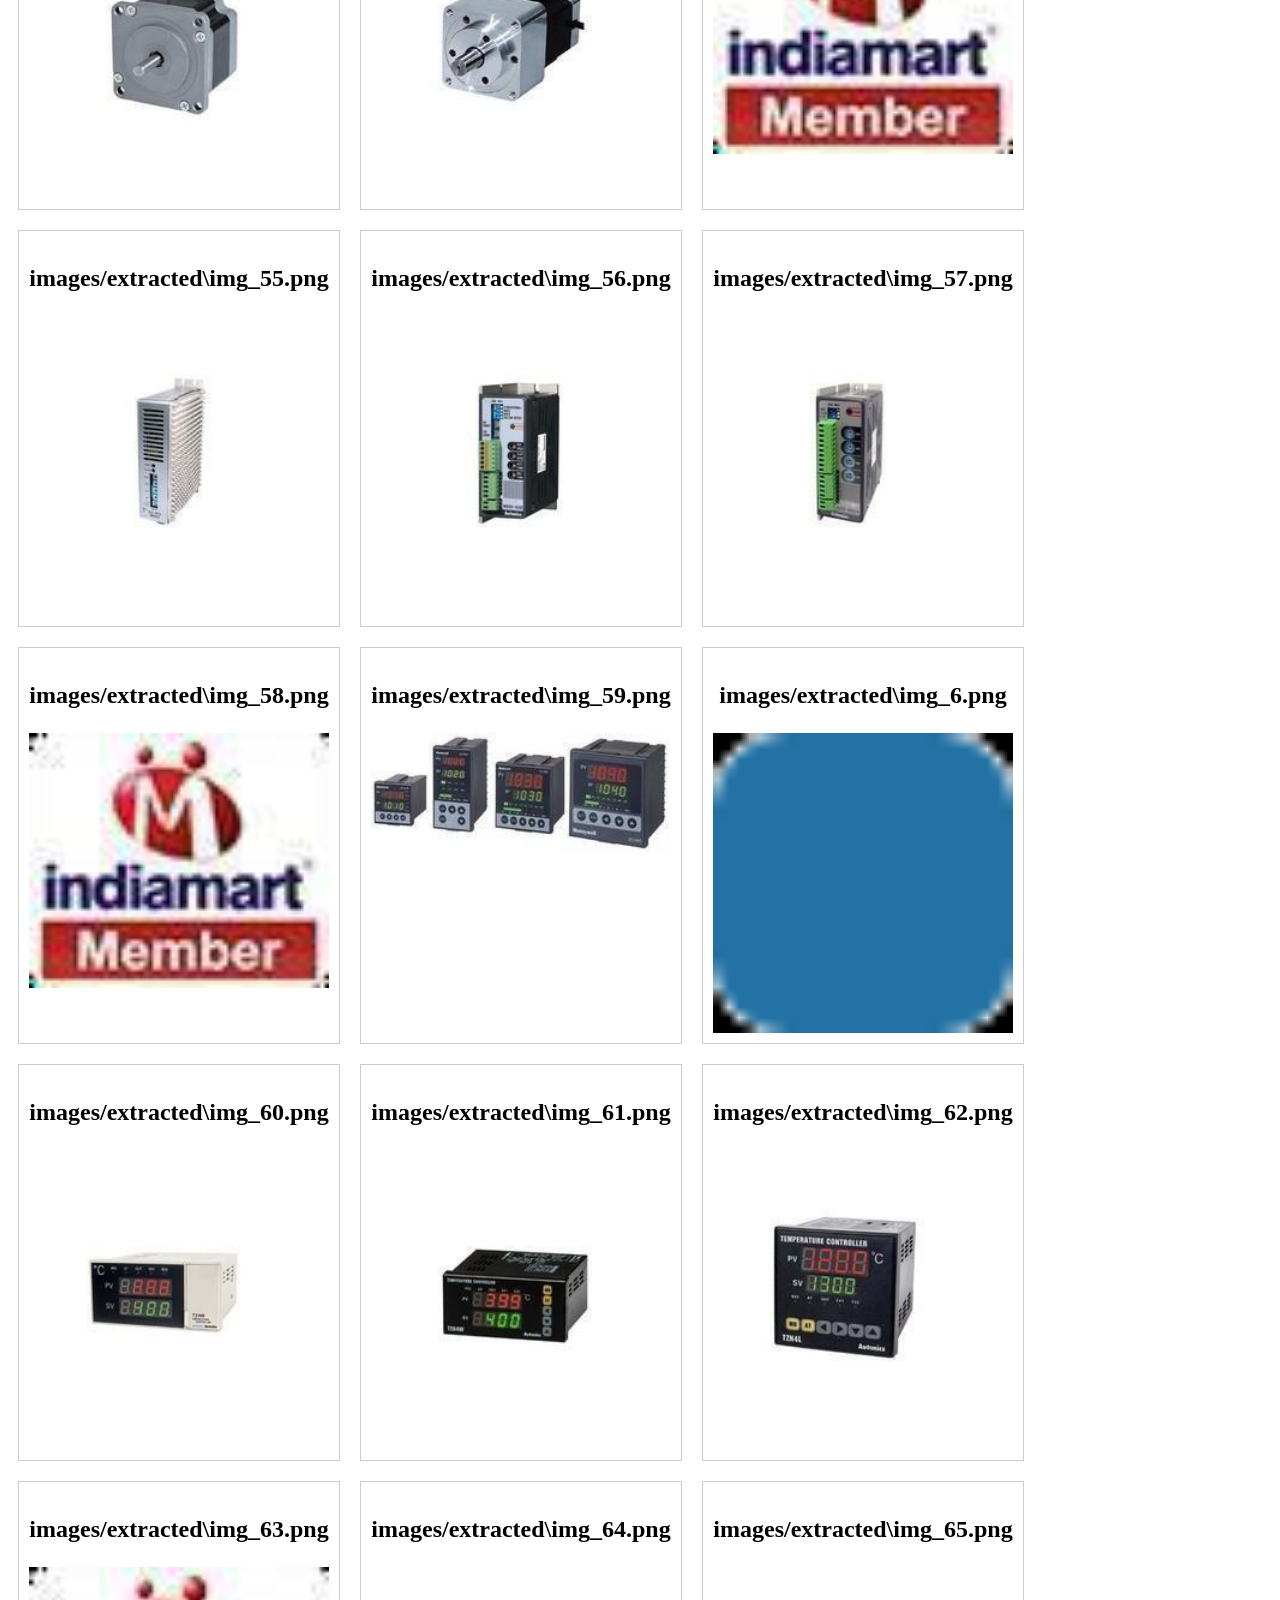
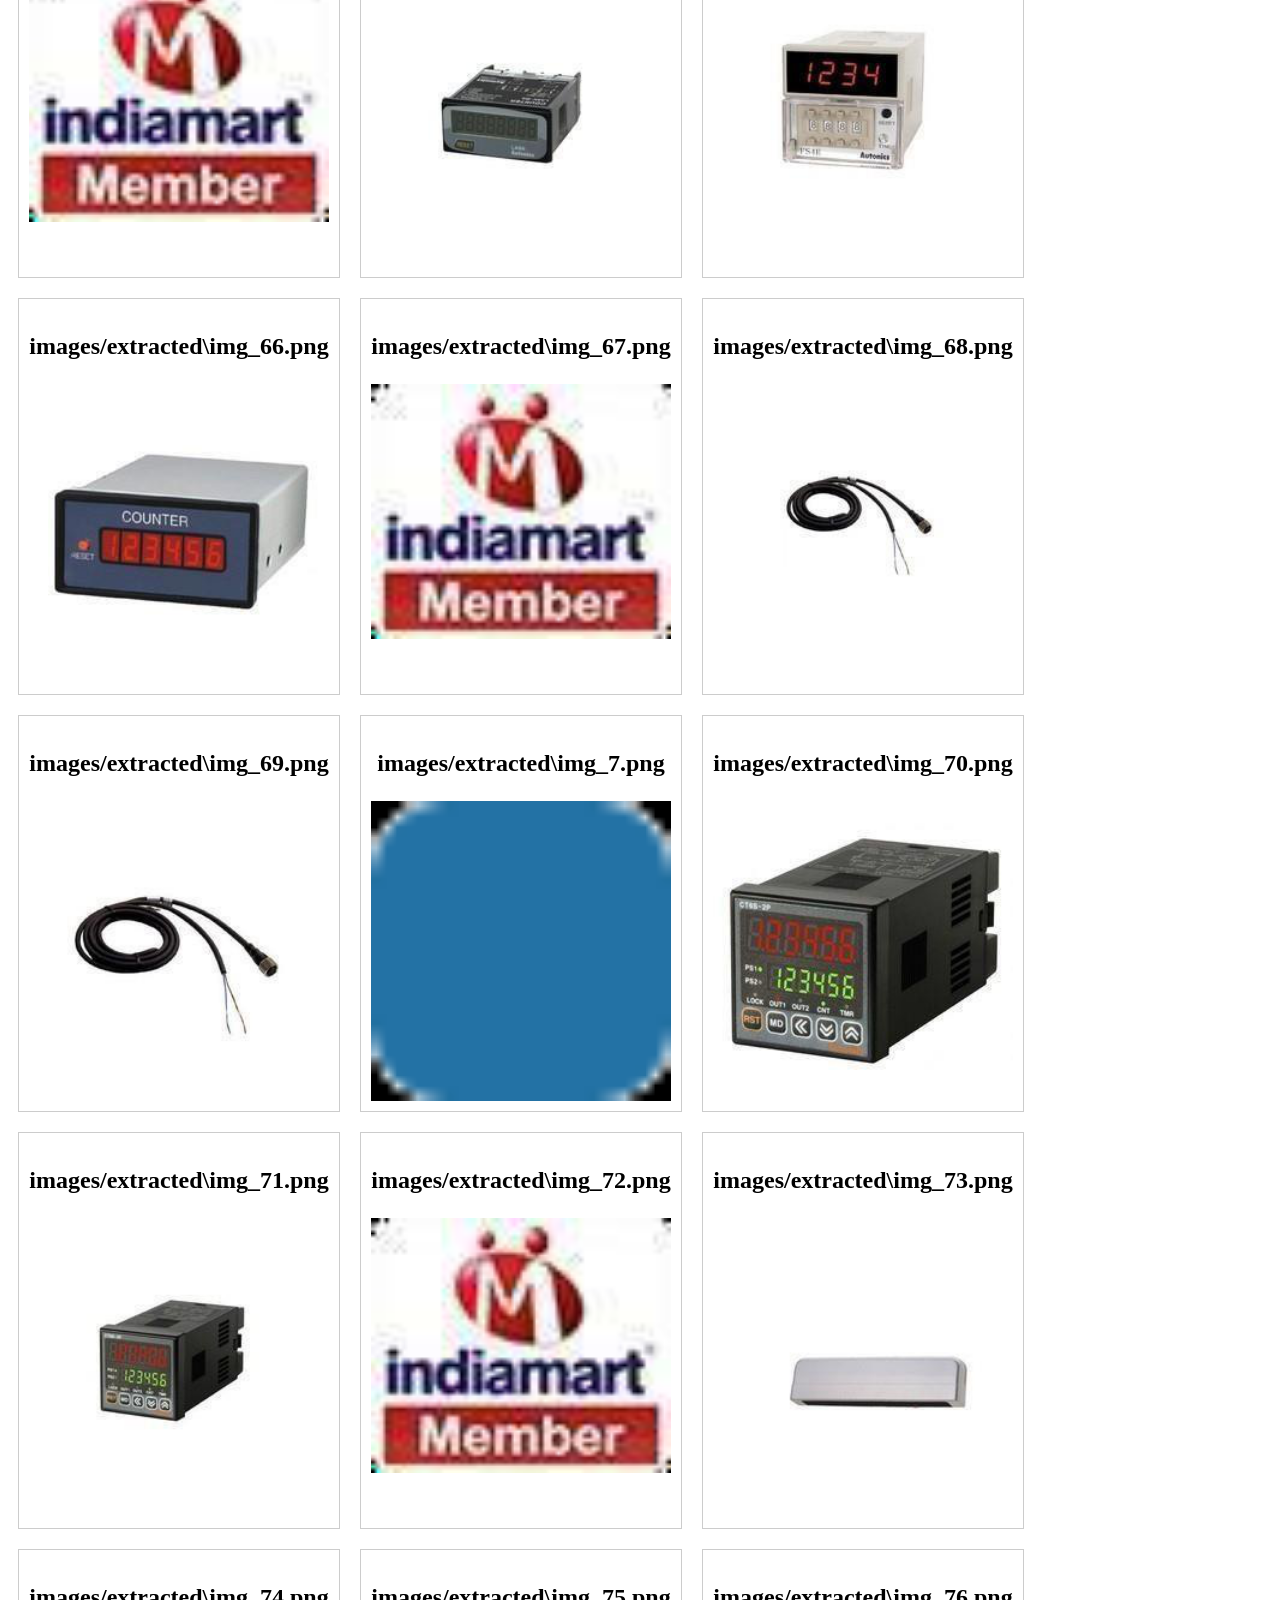
<file: gallery.html>
<html><body><h1>Gallery</h1><div style='display:flex; flex-wrap:wrap;'><div style='margin:10px; border:1px solid #ccc; padding:10px; text-align:center;'><p style='font-size:24px; font-weight:bold;'>images/extracted\img_0.png</p><img src='images/extracted\img_0.png' width='300'></div><div style='margin:10px; border:1px solid #ccc; padding:10px; text-align:center;'><p style='font-size:24px; font-weight:bold;'>images/extracted\img_1.png</p><img src='images/extracted\img_1.png' width='300'></div><div style='margin:10px; border:1px solid #ccc; padding:10px; text-align:center;'><p style='font-size:24px; font-weight:bold;'>images/extracted\img_10.png</p><img src='images/extracted\img_10.png' width='300'></div><div style='margin:10px; border:1px solid #ccc; padding:10px; text-align:center;'><p style='font-size:24px; font-weight:bold;'>images/extracted\img_100.png</p><img src='images/extracted\img_100.png' width='300'></div><div style='margin:10px; border:1px solid #ccc; padding:10px; text-align:center;'><p style='font-size:24px; font-weight:bold;'>images/extracted\img_101.png</p><img src='images/extracted\img_101.png' width='300'></div><div style='margin:10px; border:1px solid #ccc; padding:10px; text-align:center;'><p style='font-size:24px; font-weight:bold;'>images/extracted\img_102.png</p><img src='images/extracted\img_102.png' width='300'></div><div style='margin:10px; border:1px solid #ccc; padding:10px; text-align:center;'><p style='font-size:24px; font-weight:bold;'>images/extracted\img_103.png</p><img src='images/extracted\img_103.png' width='300'></div><div style='margin:10px; border:1px solid #ccc; padding:10px; text-align:center;'><p style='font-size:24px; font-weight:bold;'>images/extracted\img_104.png</p><img src='images/extracted\img_104.png' width='300'></div><div style='margin:10px; border:1px solid #ccc; padding:10px; text-align:center;'><p style='font-size:24px; font-weight:bold;'>images/extracted\img_105.png</p><img src='images/extracted\img_105.png' width='300'></div><div style='margin:10px; border:1px solid #ccc; padding:10px; text-align:center;'><p style='font-size:24px; font-weight:bold;'>images/extracted\img_106.png</p><img src='images/extracted\img_106.png' width='300'></div><div style='margin:10px; border:1px solid #ccc; padding:10px; text-align:center;'><p style='font-size:24px; font-weight:bold;'>images/extracted\img_107.png</p><img src='images/extracted\img_107.png' width='300'></div><div style='margin:10px; border:1px solid #ccc; padding:10px; text-align:center;'><p style='font-size:24px; font-weight:bold;'>images/extracted\img_108.png</p><img src='images/extracted\img_108.png' width='300'></div><div style='margin:10px; border:1px solid #ccc; padding:10px; text-align:center;'><p style='font-size:24px; font-weight:bold;'>images/extracted\img_109.png</p><img src='images/extracted\img_109.png' width='300'></div><div style='margin:10px; border:1px solid #ccc; padding:10px; text-align:center;'><p style='font-size:24px; font-weight:bold;'>images/extracted\img_11.png</p><img src='images/extracted\img_11.png' width='300'></div><div style='margin:10px; border:1px solid #ccc; padding:10px; text-align:center;'><p style='font-size:24px; font-weight:bold;'>images/extracted\img_110.png</p><img src='images/extracted\img_110.png' width='300'></div><div style='margin:10px; border:1px solid #ccc; padding:10px; text-align:center;'><p style='font-size:24px; font-weight:bold;'>images/extracted\img_111.png</p><img src='images/extracted\img_111.png' width='300'></div><div style='margin:10px; border:1px solid #ccc; padding:10px; text-align:center;'><p style='font-size:24px; font-weight:bold;'>images/extracted\img_112.png</p><img src='images/extracted\img_112.png' width='300'></div><div style='margin:10px; border:1px solid #ccc; padding:10px; text-align:center;'><p style='font-size:24px; font-weight:bold;'>images/extracted\img_113.png</p><img src='images/extracted\img_113.png' width='300'></div><div style='margin:10px; border:1px solid #ccc; padding:10px; text-align:center;'><p style='font-size:24px; font-weight:bold;'>images/extracted\img_114.png</p><img src='images/extracted\img_114.png' width='300'></div><div style='margin:10px; border:1px solid #ccc; padding:10px; text-align:center;'><p style='font-size:24px; font-weight:bold;'>images/extracted\img_115.png</p><img src='images/extracted\img_115.png' width='300'></div><div style='margin:10px; border:1px solid #ccc; padding:10px; text-align:center;'><p style='font-size:24px; font-weight:bold;'>images/extracted\img_116.png</p><img src='images/extracted\img_116.png' width='300'></div><div style='margin:10px; border:1px solid #ccc; padding:10px; text-align:center;'><p style='font-size:24px; font-weight:bold;'>images/extracted\img_117.png</p><img src='images/extracted\img_117.png' width='300'></div><div style='margin:10px; border:1px solid #ccc; padding:10px; text-align:center;'><p style='font-size:24px; font-weight:bold;'>images/extracted\img_118.png</p><img src='images/extracted\img_118.png' width='300'></div><div style='margin:10px; border:1px solid #ccc; padding:10px; text-align:center;'><p style='font-size:24px; font-weight:bold;'>images/extracted\img_119.png</p><img src='images/extracted\img_119.png' width='300'></div><div style='margin:10px; border:1px solid #ccc; padding:10px; text-align:center;'><p style='font-size:24px; font-weight:bold;'>images/extracted\img_12.png</p><img src='images/extracted\img_12.png' width='300'></div><div style='margin:10px; border:1px solid #ccc; padding:10px; text-align:center;'><p style='font-size:24px; font-weight:bold;'>images/extracted\img_120.png</p><img src='images/extracted\img_120.png' width='300'></div><div style='margin:10px; border:1px solid #ccc; padding:10px; text-align:center;'><p style='font-size:24px; font-weight:bold;'>images/extracted\img_121.png</p><img src='images/extracted\img_121.png' width='300'></div><div style='margin:10px; border:1px solid #ccc; padding:10px; text-align:center;'><p style='font-size:24px; font-weight:bold;'>images/extracted\img_122.png</p><img src='images/extracted\img_122.png' width='300'></div><div style='margin:10px; border:1px solid #ccc; padding:10px; text-align:center;'><p style='font-size:24px; font-weight:bold;'>images/extracted\img_123.png</p><img src='images/extracted\img_123.png' width='300'></div><div style='margin:10px; border:1px solid #ccc; padding:10px; text-align:center;'><p style='font-size:24px; font-weight:bold;'>images/extracted\img_124.png</p><img src='images/extracted\img_124.png' width='300'></div><div style='margin:10px; border:1px solid #ccc; padding:10px; text-align:center;'><p style='font-size:24px; font-weight:bold;'>images/extracted\img_125.png</p><img src='images/extracted\img_125.png' width='300'></div><div style='margin:10px; border:1px solid #ccc; padding:10px; text-align:center;'><p style='font-size:24px; font-weight:bold;'>images/extracted\img_126.png</p><img src='images/extracted\img_126.png' width='300'></div><div style='margin:10px; border:1px solid #ccc; padding:10px; text-align:center;'><p style='font-size:24px; font-weight:bold;'>images/extracted\img_127.png</p><img src='images/extracted\img_127.png' width='300'></div><div style='margin:10px; border:1px solid #ccc; padding:10px; text-align:center;'><p style='font-size:24px; font-weight:bold;'>images/extracted\img_128.png</p><img src='images/extracted\img_128.png' width='300'></div><div style='margin:10px; border:1px solid #ccc; padding:10px; text-align:center;'><p style='font-size:24px; font-weight:bold;'>images/extracted\img_129.png</p><img src='images/extracted\img_129.png' width='300'></div><div style='margin:10px; border:1px solid #ccc; padding:10px; text-align:center;'><p style='font-size:24px; font-weight:bold;'>images/extracted\img_13.png</p><img src='images/extracted\img_13.png' width='300'></div><div style='margin:10px; border:1px solid #ccc; padding:10px; text-align:center;'><p style='font-size:24px; font-weight:bold;'>images/extracted\img_130.png</p><img src='images/extracted\img_130.png' width='300'></div><div style='margin:10px; border:1px solid #ccc; padding:10px; text-align:center;'><p style='font-size:24px; font-weight:bold;'>images/extracted\img_131.png</p><img src='images/extracted\img_131.png' width='300'></div><div style='margin:10px; border:1px solid #ccc; padding:10px; text-align:center;'><p style='font-size:24px; font-weight:bold;'>images/extracted\img_132.png</p><img src='images/extracted\img_132.png' width='300'></div><div style='margin:10px; border:1px solid #ccc; padding:10px; text-align:center;'><p style='font-size:24px; font-weight:bold;'>images/extracted\img_133.png</p><img src='images/extracted\img_133.png' width='300'></div><div style='margin:10px; border:1px solid #ccc; padding:10px; text-align:center;'><p style='font-size:24px; font-weight:bold;'>images/extracted\img_134.png</p><img src='images/extracted\img_134.png' width='300'></div><div style='margin:10px; border:1px solid #ccc; padding:10px; text-align:center;'><p style='font-size:24px; font-weight:bold;'>images/extracted\img_135.png</p><img src='images/extracted\img_135.png' width='300'></div><div style='margin:10px; border:1px solid #ccc; padding:10px; text-align:center;'><p style='font-size:24px; font-weight:bold;'>images/extracted\img_14.png</p><img src='images/extracted\img_14.png' width='300'></div><div style='margin:10px; border:1px solid #ccc; padding:10px; text-align:center;'><p style='font-size:24px; font-weight:bold;'>images/extracted\img_15.png</p><img src='images/extracted\img_15.png' width='300'></div><div style='margin:10px; border:1px solid #ccc; padding:10px; text-align:center;'><p style='font-size:24px; font-weight:bold;'>images/extracted\img_16.png</p><img src='images/extracted\img_16.png' width='300'></div><div style='margin:10px; border:1px solid #ccc; padding:10px; text-align:center;'><p style='font-size:24px; font-weight:bold;'>images/extracted\img_17.png</p><img src='images/extracted\img_17.png' width='300'></div><div style='margin:10px; border:1px solid #ccc; padding:10px; text-align:center;'><p style='font-size:24px; font-weight:bold;'>images/extracted\img_18.png</p><img src='images/extracted\img_18.png' width='300'></div><div style='margin:10px; border:1px solid #ccc; padding:10px; text-align:center;'><p style='font-size:24px; font-weight:bold;'>images/extracted\img_19.png</p><img src='images/extracted\img_19.png' width='300'></div><div style='margin:10px; border:1px solid #ccc; padding:10px; text-align:center;'><p style='font-size:24px; font-weight:bold;'>images/extracted\img_2.png</p><img src='images/extracted\img_2.png' width='300'></div><div style='margin:10px; border:1px solid #ccc; padding:10px; text-align:center;'><p style='font-size:24px; font-weight:bold;'>images/extracted\img_20.png</p><img src='images/extracted\img_20.png' width='300'></div><div style='margin:10px; border:1px solid #ccc; padding:10px; text-align:center;'><p style='font-size:24px; font-weight:bold;'>images/extracted\img_21.png</p><img src='images/extracted\img_21.png' width='300'></div><div style='margin:10px; border:1px solid #ccc; padding:10px; text-align:center;'><p style='font-size:24px; font-weight:bold;'>images/extracted\img_22.png</p><img src='images/extracted\img_22.png' width='300'></div><div style='margin:10px; border:1px solid #ccc; padding:10px; text-align:center;'><p style='font-size:24px; font-weight:bold;'>images/extracted\img_23.png</p><img src='images/extracted\img_23.png' width='300'></div><div style='margin:10px; border:1px solid #ccc; padding:10px; text-align:center;'><p style='font-size:24px; font-weight:bold;'>images/extracted\img_24.png</p><img src='images/extracted\img_24.png' width='300'></div><div style='margin:10px; border:1px solid #ccc; padding:10px; text-align:center;'><p style='font-size:24px; font-weight:bold;'>images/extracted\img_25.png</p><img src='images/extracted\img_25.png' width='300'></div><div style='margin:10px; border:1px solid #ccc; padding:10px; text-align:center;'><p style='font-size:24px; font-weight:bold;'>images/extracted\img_26.png</p><img src='images/extracted\img_26.png' width='300'></div><div style='margin:10px; border:1px solid #ccc; padding:10px; text-align:center;'><p style='font-size:24px; font-weight:bold;'>images/extracted\img_27.png</p><img src='images/extracted\img_27.png' width='300'></div><div style='margin:10px; border:1px solid #ccc; padding:10px; text-align:center;'><p style='font-size:24px; font-weight:bold;'>images/extracted\img_28.png</p><img src='images/extracted\img_28.png' width='300'></div><div style='margin:10px; border:1px solid #ccc; padding:10px; text-align:center;'><p style='font-size:24px; font-weight:bold;'>images/extracted\img_29.png</p><img src='images/extracted\img_29.png' width='300'></div><div style='margin:10px; border:1px solid #ccc; padding:10px; text-align:center;'><p style='font-size:24px; font-weight:bold;'>images/extracted\img_3.png</p><img src='images/extracted\img_3.png' width='300'></div><div style='margin:10px; border:1px solid #ccc; padding:10px; text-align:center;'><p style='font-size:24px; font-weight:bold;'>images/extracted\img_30.png</p><img src='images/extracted\img_30.png' width='300'></div><div style='margin:10px; border:1px solid #ccc; padding:10px; text-align:center;'><p style='font-size:24px; font-weight:bold;'>images/extracted\img_31.png</p><img src='images/extracted\img_31.png' width='300'></div><div style='margin:10px; border:1px solid #ccc; padding:10px; text-align:center;'><p style='font-size:24px; font-weight:bold;'>images/extracted\img_32.png</p><img src='images/extracted\img_32.png' width='300'></div><div style='margin:10px; border:1px solid #ccc; padding:10px; text-align:center;'><p style='font-size:24px; font-weight:bold;'>images/extracted\img_33.png</p><img src='images/extracted\img_33.png' width='300'></div><div style='margin:10px; border:1px solid #ccc; padding:10px; text-align:center;'><p style='font-size:24px; font-weight:bold;'>images/extracted\img_34.png</p><img src='images/extracted\img_34.png' width='300'></div><div style='margin:10px; border:1px solid #ccc; padding:10px; text-align:center;'><p style='font-size:24px; font-weight:bold;'>images/extracted\img_35.png</p><img src='images/extracted\img_35.png' width='300'></div><div style='margin:10px; border:1px solid #ccc; padding:10px; text-align:center;'><p style='font-size:24px; font-weight:bold;'>images/extracted\img_36.png</p><img src='images/extracted\img_36.png' width='300'></div><div style='margin:10px; border:1px solid #ccc; padding:10px; text-align:center;'><p style='font-size:24px; font-weight:bold;'>images/extracted\img_37.png</p><img src='images/extracted\img_37.png' width='300'></div><div style='margin:10px; border:1px solid #ccc; padding:10px; text-align:center;'><p style='font-size:24px; font-weight:bold;'>images/extracted\img_38.png</p><img src='images/extracted\img_38.png' width='300'></div><div style='margin:10px; border:1px solid #ccc; padding:10px; text-align:center;'><p style='font-size:24px; font-weight:bold;'>images/extracted\img_39.png</p><img src='images/extracted\img_39.png' width='300'></div><div style='margin:10px; border:1px solid #ccc; padding:10px; text-align:center;'><p style='font-size:24px; font-weight:bold;'>images/extracted\img_4.png</p><img src='images/extracted\img_4.png' width='300'></div><div style='margin:10px; border:1px solid #ccc; padding:10px; text-align:center;'><p style='font-size:24px; font-weight:bold;'>images/extracted\img_40.png</p><img src='images/extracted\img_40.png' width='300'></div><div style='margin:10px; border:1px solid #ccc; padding:10px; text-align:center;'><p style='font-size:24px; font-weight:bold;'>images/extracted\img_41.png</p><img src='images/extracted\img_41.png' width='300'></div><div style='margin:10px; border:1px solid #ccc; padding:10px; text-align:center;'><p style='font-size:24px; font-weight:bold;'>images/extracted\img_42.png</p><img src='images/extracted\img_42.png' width='300'></div><div style='margin:10px; border:1px solid #ccc; padding:10px; text-align:center;'><p style='font-size:24px; font-weight:bold;'>images/extracted\img_43.png</p><img src='images/extracted\img_43.png' width='300'></div><div style='margin:10px; border:1px solid #ccc; padding:10px; text-align:center;'><p style='font-size:24px; font-weight:bold;'>images/extracted\img_44.png</p><img src='images/extracted\img_44.png' width='300'></div><div style='margin:10px; border:1px solid #ccc; padding:10px; text-align:center;'><p style='font-size:24px; font-weight:bold;'>images/extracted\img_45.png</p><img src='images/extracted\img_45.png' width='300'></div><div style='margin:10px; border:1px solid #ccc; padding:10px; text-align:center;'><p style='font-size:24px; font-weight:bold;'>images/extracted\img_46.png</p><img src='images/extracted\img_46.png' width='300'></div><div style='margin:10px; border:1px solid #ccc; padding:10px; text-align:center;'><p style='font-size:24px; font-weight:bold;'>images/extracted\img_47.png</p><img src='images/extracted\img_47.png' width='300'></div><div style='margin:10px; border:1px solid #ccc; padding:10px; text-align:center;'><p style='font-size:24px; font-weight:bold;'>images/extracted\img_48.png</p><img src='images/extracted\img_48.png' width='300'></div><div style='margin:10px; border:1px solid #ccc; padding:10px; text-align:center;'><p style='font-size:24px; font-weight:bold;'>images/extracted\img_49.png</p><img src='images/extracted\img_49.png' width='300'></div><div style='margin:10px; border:1px solid #ccc; padding:10px; text-align:center;'><p style='font-size:24px; font-weight:bold;'>images/extracted\img_5.png</p><img src='images/extracted\img_5.png' width='300'></div><div style='margin:10px; border:1px solid #ccc; padding:10px; text-align:center;'><p style='font-size:24px; font-weight:bold;'>images/extracted\img_50.png</p><img src='images/extracted\img_50.png' width='300'></div><div style='margin:10px; border:1px solid #ccc; padding:10px; text-align:center;'><p style='font-size:24px; font-weight:bold;'>images/extracted\img_51.png</p><img src='images/extracted\img_51.png' width='300'></div><div style='margin:10px; border:1px solid #ccc; padding:10px; text-align:center;'><p style='font-size:24px; font-weight:bold;'>images/extracted\img_52.png</p><img src='images/extracted\img_52.png' width='300'></div><div style='margin:10px; border:1px solid #ccc; padding:10px; text-align:center;'><p style='font-size:24px; font-weight:bold;'>images/extracted\img_53.png</p><img src='images/extracted\img_53.png' width='300'></div><div style='margin:10px; border:1px solid #ccc; padding:10px; text-align:center;'><p style='font-size:24px; font-weight:bold;'>images/extracted\img_54.png</p><img src='images/extracted\img_54.png' width='300'></div><div style='margin:10px; border:1px solid #ccc; padding:10px; text-align:center;'><p style='font-size:24px; font-weight:bold;'>images/extracted\img_55.png</p><img src='images/extracted\img_55.png' width='300'></div><div style='margin:10px; border:1px solid #ccc; padding:10px; text-align:center;'><p style='font-size:24px; font-weight:bold;'>images/extracted\img_56.png</p><img src='images/extracted\img_56.png' width='300'></div><div style='margin:10px; border:1px solid #ccc; padding:10px; text-align:center;'><p style='font-size:24px; font-weight:bold;'>images/extracted\img_57.png</p><img src='images/extracted\img_57.png' width='300'></div><div style='margin:10px; border:1px solid #ccc; padding:10px; text-align:center;'><p style='font-size:24px; font-weight:bold;'>images/extracted\img_58.png</p><img src='images/extracted\img_58.png' width='300'></div><div style='margin:10px; border:1px solid #ccc; padding:10px; text-align:center;'><p style='font-size:24px; font-weight:bold;'>images/extracted\img_59.png</p><img src='images/extracted\img_59.png' width='300'></div><div style='margin:10px; border:1px solid #ccc; padding:10px; text-align:center;'><p style='font-size:24px; font-weight:bold;'>images/extracted\img_6.png</p><img src='images/extracted\img_6.png' width='300'></div><div style='margin:10px; border:1px solid #ccc; padding:10px; text-align:center;'><p style='font-size:24px; font-weight:bold;'>images/extracted\img_60.png</p><img src='images/extracted\img_60.png' width='300'></div><div style='margin:10px; border:1px solid #ccc; padding:10px; text-align:center;'><p style='font-size:24px; font-weight:bold;'>images/extracted\img_61.png</p><img src='images/extracted\img_61.png' width='300'></div><div style='margin:10px; border:1px solid #ccc; padding:10px; text-align:center;'><p style='font-size:24px; font-weight:bold;'>images/extracted\img_62.png</p><img src='images/extracted\img_62.png' width='300'></div><div style='margin:10px; border:1px solid #ccc; padding:10px; text-align:center;'><p style='font-size:24px; font-weight:bold;'>images/extracted\img_63.png</p><img src='images/extracted\img_63.png' width='300'></div><div style='margin:10px; border:1px solid #ccc; padding:10px; text-align:center;'><p style='font-size:24px; font-weight:bold;'>images/extracted\img_64.png</p><img src='images/extracted\img_64.png' width='300'></div><div style='margin:10px; border:1px solid #ccc; padding:10px; text-align:center;'><p style='font-size:24px; font-weight:bold;'>images/extracted\img_65.png</p><img src='images/extracted\img_65.png' width='300'></div><div style='margin:10px; border:1px solid #ccc; padding:10px; text-align:center;'><p style='font-size:24px; font-weight:bold;'>images/extracted\img_66.png</p><img src='images/extracted\img_66.png' width='300'></div><div style='margin:10px; border:1px solid #ccc; padding:10px; text-align:center;'><p style='font-size:24px; font-weight:bold;'>images/extracted\img_67.png</p><img src='images/extracted\img_67.png' width='300'></div><div style='margin:10px; border:1px solid #ccc; padding:10px; text-align:center;'><p style='font-size:24px; font-weight:bold;'>images/extracted\img_68.png</p><img src='images/extracted\img_68.png' width='300'></div><div style='margin:10px; border:1px solid #ccc; padding:10px; text-align:center;'><p style='font-size:24px; font-weight:bold;'>images/extracted\img_69.png</p><img src='images/extracted\img_69.png' width='300'></div><div style='margin:10px; border:1px solid #ccc; padding:10px; text-align:center;'><p style='font-size:24px; font-weight:bold;'>images/extracted\img_7.png</p><img src='images/extracted\img_7.png' width='300'></div><div style='margin:10px; border:1px solid #ccc; padding:10px; text-align:center;'><p style='font-size:24px; font-weight:bold;'>images/extracted\img_70.png</p><img src='images/extracted\img_70.png' width='300'></div><div style='margin:10px; border:1px solid #ccc; padding:10px; text-align:center;'><p style='font-size:24px; font-weight:bold;'>images/extracted\img_71.png</p><img src='images/extracted\img_71.png' width='300'></div><div style='margin:10px; border:1px solid #ccc; padding:10px; text-align:center;'><p style='font-size:24px; font-weight:bold;'>images/extracted\img_72.png</p><img src='images/extracted\img_72.png' width='300'></div><div style='margin:10px; border:1px solid #ccc; padding:10px; text-align:center;'><p style='font-size:24px; font-weight:bold;'>images/extracted\img_73.png</p><img src='images/extracted\img_73.png' width='300'></div><div style='margin:10px; border:1px solid #ccc; padding:10px; text-align:center;'><p style='font-size:24px; font-weight:bold;'>images/extracted\img_74.png</p><img src='images/extracted\img_74.png' width='300'></div><div style='margin:10px; border:1px solid #ccc; padding:10px; text-align:center;'><p style='font-size:24px; font-weight:bold;'>images/extracted\img_75.png</p><img src='images/extracted\img_75.png' width='300'></div><div style='margin:10px; border:1px solid #ccc; padding:10px; text-align:center;'><p style='font-size:24px; font-weight:bold;'>images/extracted\img_76.png</p><img src='images/extracted\img_76.png' width='300'></div><div style='margin:10px; border:1px solid #ccc; padding:10px; text-align:center;'><p style='font-size:24px; font-weight:bold;'>images/extracted\img_77.png</p><img src='images/extracted\img_77.png' width='300'></div><div style='margin:10px; border:1px solid #ccc; padding:10px; text-align:center;'><p style='font-size:24px; font-weight:bold;'>images/extracted\img_78.png</p><img src='images/extracted\img_78.png' width='300'></div><div style='margin:10px; border:1px solid #ccc; padding:10px; text-align:center;'><p style='font-size:24px; font-weight:bold;'>images/extracted\img_79.png</p><img src='images/extracted\img_79.png' width='300'></div><div style='margin:10px; border:1px solid #ccc; padding:10px; text-align:center;'><p style='font-size:24px; font-weight:bold;'>images/extracted\img_8.png</p><img src='images/extracted\img_8.png' width='300'></div><div style='margin:10px; border:1px solid #ccc; padding:10px; text-align:center;'><p style='font-size:24px; font-weight:bold;'>images/extracted\img_80.png</p><img src='images/extracted\img_80.png' width='300'></div><div style='margin:10px; border:1px solid #ccc; padding:10px; text-align:center;'><p style='font-size:24px; font-weight:bold;'>images/extracted\img_81.png</p><img src='images/extracted\img_81.png' width='300'></div><div style='margin:10px; border:1px solid #ccc; padding:10px; text-align:center;'><p style='font-size:24px; font-weight:bold;'>images/extracted\img_82.png</p><img src='images/extracted\img_82.png' width='300'></div><div style='margin:10px; border:1px solid #ccc; padding:10px; text-align:center;'><p style='font-size:24px; font-weight:bold;'>images/extracted\img_83.png</p><img src='images/extracted\img_83.png' width='300'></div><div style='margin:10px; border:1px solid #ccc; padding:10px; text-align:center;'><p style='font-size:24px; font-weight:bold;'>images/extracted\img_84.png</p><img src='images/extracted\img_84.png' width='300'></div><div style='margin:10px; border:1px solid #ccc; padding:10px; text-align:center;'><p style='font-size:24px; font-weight:bold;'>images/extracted\img_85.png</p><img src='images/extracted\img_85.png' width='300'></div><div style='margin:10px; border:1px solid #ccc; padding:10px; text-align:center;'><p style='font-size:24px; font-weight:bold;'>images/extracted\img_86.png</p><img src='images/extracted\img_86.png' width='300'></div><div style='margin:10px; border:1px solid #ccc; padding:10px; text-align:center;'><p style='font-size:24px; font-weight:bold;'>images/extracted\img_87.png</p><img src='images/extracted\img_87.png' width='300'></div><div style='margin:10px; border:1px solid #ccc; padding:10px; text-align:center;'><p style='font-size:24px; font-weight:bold;'>images/extracted\img_88.png</p><img src='images/extracted\img_88.png' width='300'></div><div style='margin:10px; border:1px solid #ccc; padding:10px; text-align:center;'><p style='font-size:24px; font-weight:bold;'>images/extracted\img_89.png</p><img src='images/extracted\img_89.png' width='300'></div><div style='margin:10px; border:1px solid #ccc; padding:10px; text-align:center;'><p style='font-size:24px; font-weight:bold;'>images/extracted\img_9.png</p><img src='images/extracted\img_9.png' width='300'></div><div style='margin:10px; border:1px solid #ccc; padding:10px; text-align:center;'><p style='font-size:24px; font-weight:bold;'>images/extracted\img_90.png</p><img src='images/extracted\img_90.png' width='300'></div><div style='margin:10px; border:1px solid #ccc; padding:10px; text-align:center;'><p style='font-size:24px; font-weight:bold;'>images/extracted\img_91.png</p><img src='images/extracted\img_91.png' width='300'></div><div style='margin:10px; border:1px solid #ccc; padding:10px; text-align:center;'><p style='font-size:24px; font-weight:bold;'>images/extracted\img_92.png</p><img src='images/extracted\img_92.png' width='300'></div><div style='margin:10px; border:1px solid #ccc; padding:10px; text-align:center;'><p style='font-size:24px; font-weight:bold;'>images/extracted\img_93.png</p><img src='images/extracted\img_93.png' width='300'></div><div style='margin:10px; border:1px solid #ccc; padding:10px; text-align:center;'><p style='font-size:24px; font-weight:bold;'>images/extracted\img_94.png</p><img src='images/extracted\img_94.png' width='300'></div><div style='margin:10px; border:1px solid #ccc; padding:10px; text-align:center;'><p style='font-size:24px; font-weight:bold;'>images/extracted\img_95.png</p><img src='images/extracted\img_95.png' width='300'></div><div style='margin:10px; border:1px solid #ccc; padding:10px; text-align:center;'><p style='font-size:24px; font-weight:bold;'>images/extracted\img_96.png</p><img src='images/extracted\img_96.png' width='300'></div><div style='margin:10px; border:1px solid #ccc; padding:10px; text-align:center;'><p style='font-size:24px; font-weight:bold;'>images/extracted\img_97.png</p><img src='images/extracted\img_97.png' width='300'></div><div style='margin:10px; border:1px solid #ccc; padding:10px; text-align:center;'><p style='font-size:24px; font-weight:bold;'>images/extracted\img_98.png</p><img src='images/extracted\img_98.png' width='300'></div><div style='margin:10px; border:1px solid #ccc; padding:10px; text-align:center;'><p style='font-size:24px; font-weight:bold;'>images/extracted\img_99.png</p><img src='images/extracted\img_99.png' width='300'></div></div></body></html>
</file>
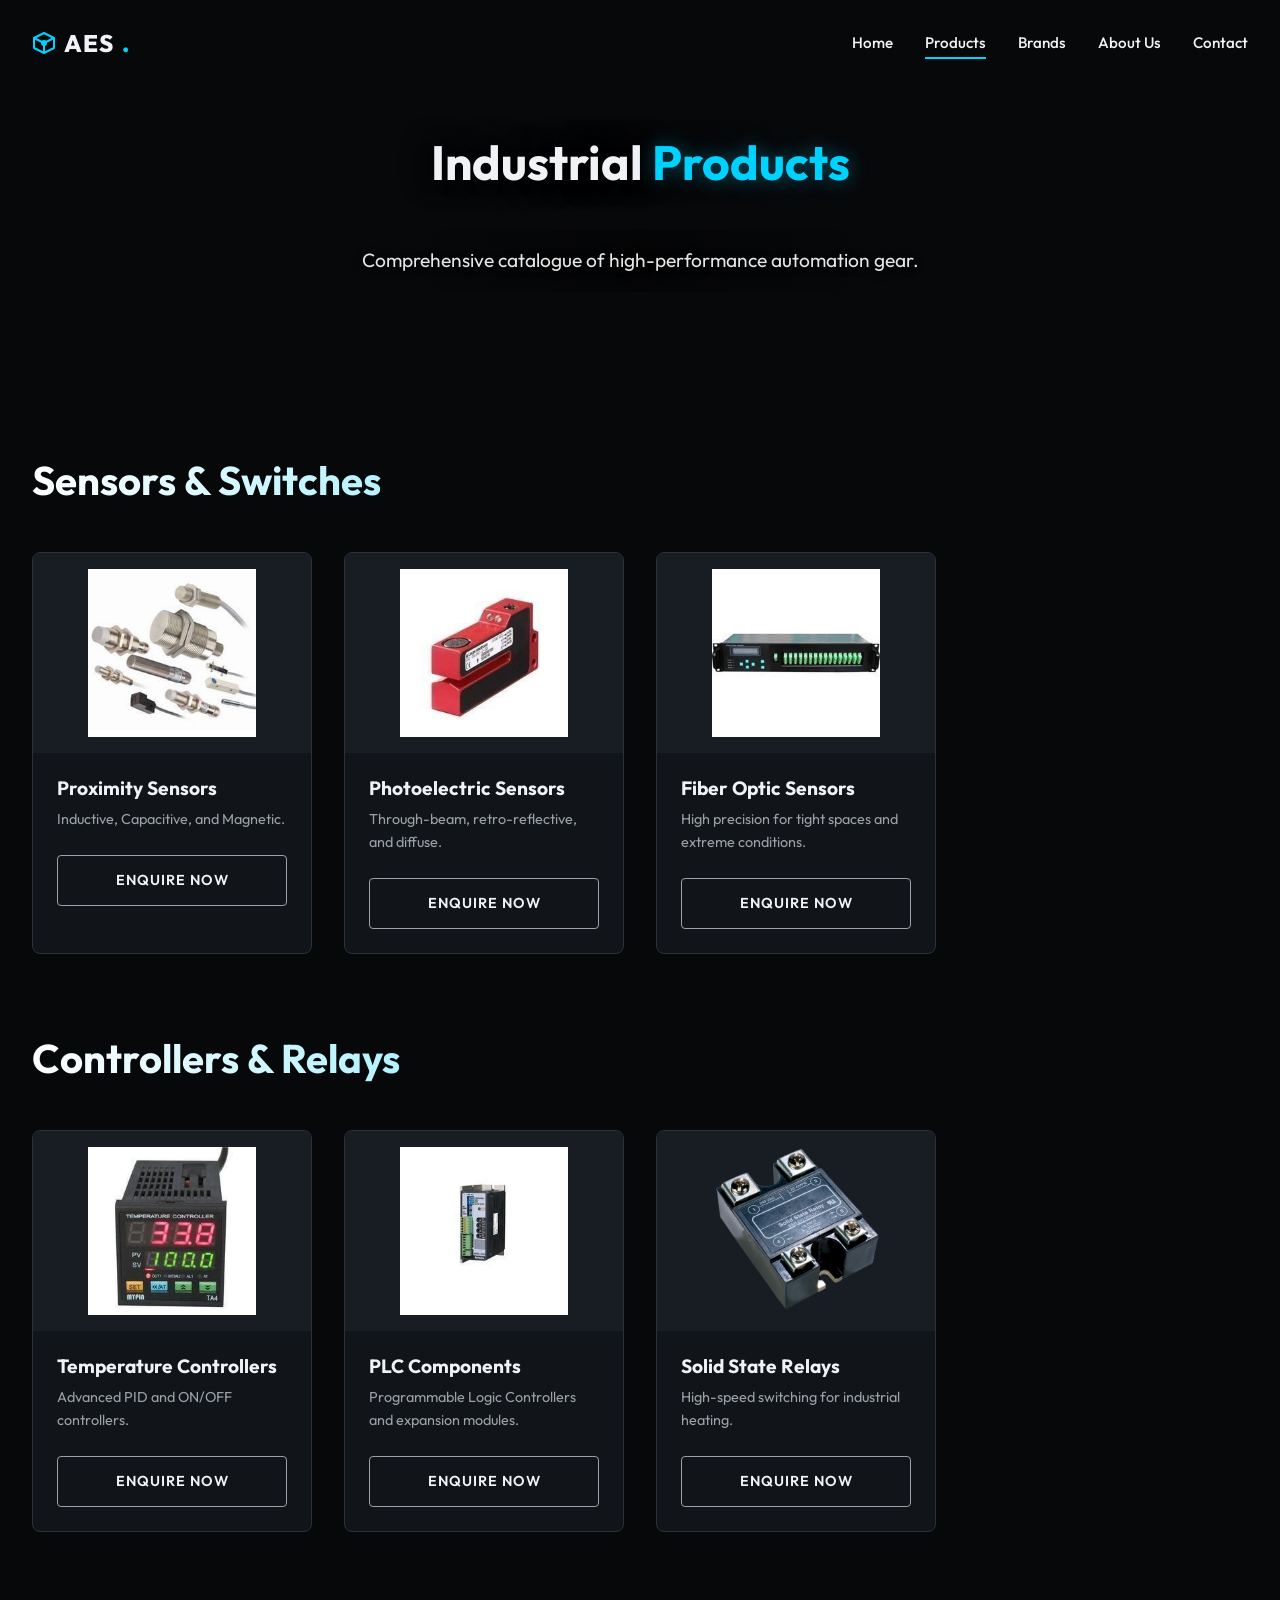
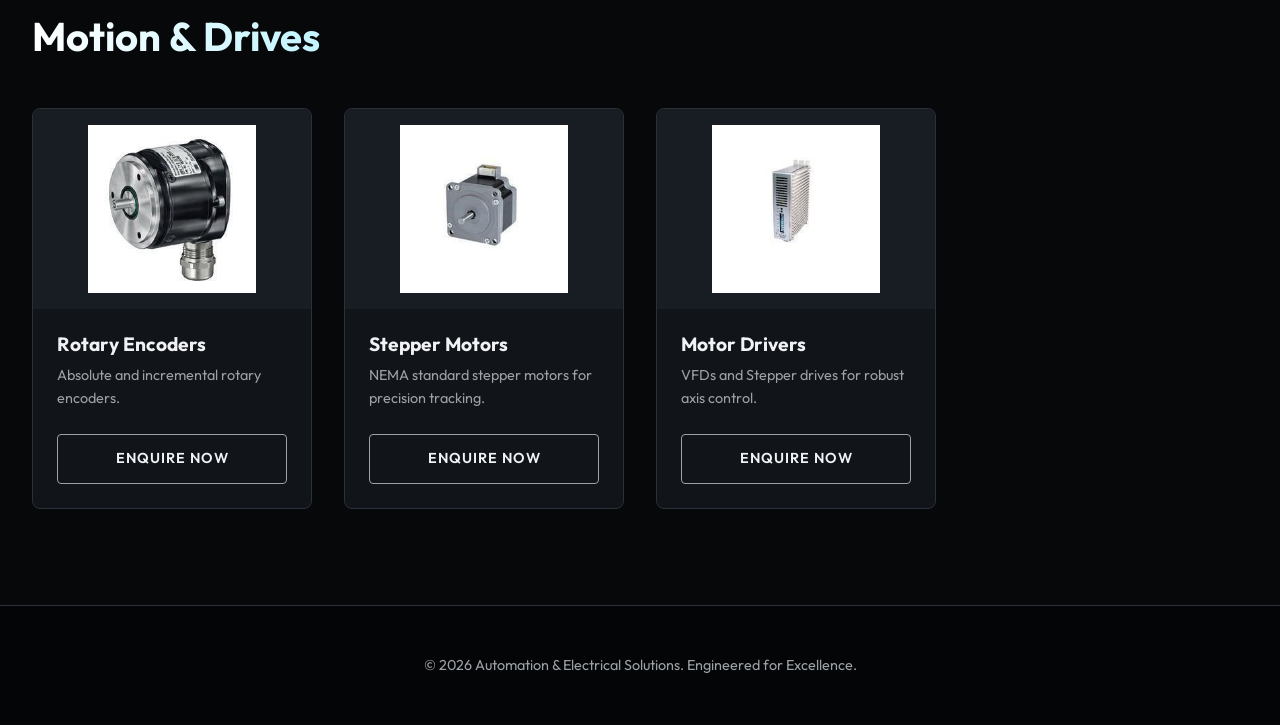
<file: products.html>
<!DOCTYPE html>
<html lang="en">
<head>
  <meta charset="UTF-8">
  <meta name="viewport" content="width=device-width, initial-scale=1.0">
  <meta name="description" content="Automation & Electrical Solutions - Our Product Catalogue">
  <title>Products | Automation & Electrical Solutions</title>
  <link href="https://fonts.googleapis.com/css2?family=Outfit:wght@300;400;500;600;700;800&family=Inter:wght@400;500;600&display=swap" rel="stylesheet">
  <link rel="stylesheet" href="css/style.css">
</head>
<body>

  <!-- Navigation -->
  <nav class="navbar">
    <div class="container nav-container">
      <a href="index.html" class="logo">
        <svg width="24" height="24" viewBox="0 0 24 24" fill="none" xmlns="http://www.w3.org/2000/svg">
          <path d="M12 2L2 7V17L12 22L22 17V7L12 2Z" stroke="var(--primary-blue)" stroke-width="2" stroke-linejoin="round"/>
          <path d="M12 22V12" stroke="var(--primary-blue)" stroke-width="2" stroke-linejoin="round"/>
          <path d="M12 12L22 7" stroke="var(--primary-blue)" stroke-width="2" stroke-linejoin="round"/>
          <path d="M12 12L2 7" stroke="var(--primary-blue)" stroke-width="2" stroke-linejoin="round"/>
          <circle cx="12" cy="12" r="3" fill="var(--primary-blue)"/>
        </svg>
        AES<span>.</span>
      </a>
      <div class="nav-links">
        <a href="index.html">Home</a>
        <a href="products.html" class="active">Products</a>
        <a href="brands.html">Brands</a>
        <a href="about.html">About Us</a>
        <a href="contact.html">Contact</a>
      </div>
      <button class="mobile-menu-btn">☰</button>
    </div>
  </nav>

  <!-- Page Header -->
  <header class="hero" style="min-height: 40vh; padding-top: 120px; align-items: center;">
    <div class="hero-bg" style="opacity: 0.5;"></div>
    <div class="container text-center">
      <h1 class="hero-headline reveal active" style="font-size: 3rem;">Industrial <span>Products</span></h1>
      <p class="hero-sub reveal active" style="margin: 0 auto;">Comprehensive catalogue of high-performance automation gear.</p>
    </div>
  </header>

  <!-- Products Content -->
  <section class="section-padding">
    <div class="container">
      
      <!-- Category: Sensors -->
      <div class="product-category reveal" style="margin-bottom: 5rem;">
        <h2 class="section-title" style="text-align: left; margin-bottom: 2rem;">Sensors & Switches</h2>
        <div class="categories-grid">
          <div class="product-card">
            <div class="card-img"><img src="images/extracted/img_45.png" alt="Proximity Sensors" style="width: 100%; height: 100%; object-fit: contain; padding: 1rem;"></div>
            <div class="card-content">
              <h3 class="card-title">Proximity Sensors</h3>
              <p class="card-desc">Inductive, Capacitive, and Magnetic.</p>
              <a href="contact.html" class="btn btn-outline" style="width: 100%; text-align: center;">Enquire Now</a>
            </div>
          </div>
          <div class="product-card">
            <div class="card-img"><img src="images/extracted/img_36.png" alt="Photoelectric Sensors" style="width: 100%; height: 100%; object-fit: contain; padding: 1rem;"></div>
            <div class="card-content">
              <h3 class="card-title">Photoelectric Sensors</h3>
              <p class="card-desc">Through-beam, retro-reflective, and diffuse.</p>
              <a href="contact.html" class="btn btn-outline" style="width: 100%; text-align: center;">Enquire Now</a>
            </div>
          </div>
          <div class="product-card">
            <div class="card-img"><img src="images/extracted/img_26.png" alt="Fiber Optic Sensors" style="width: 100%; height: 100%; object-fit: contain; padding: 1rem;"></div>
            <div class="card-content">
              <h3 class="card-title">Fiber Optic Sensors</h3>
              <p class="card-desc">High precision for tight spaces and extreme conditions.</p>
              <a href="contact.html" class="btn btn-outline" style="width: 100%; text-align: center;">Enquire Now</a>
            </div>
          </div>
        </div>
      </div>

      <!-- Category: Controllers -->
      <div class="product-category reveal" style="margin-bottom: 5rem;">
        <h2 class="section-title" style="text-align: left; margin-bottom: 2rem;">Controllers & Relays</h2>
        <div class="categories-grid">
          <div class="product-card">
            <div class="card-img"><img src="images/extracted/img_33.png" alt="Temperature Controllers" style="width: 100%; height: 100%; object-fit: contain; padding: 1rem;"></div>
            <div class="card-content">
              <h3 class="card-title">Temperature Controllers</h3>
              <p class="card-desc">Advanced PID and ON/OFF controllers.</p>
              <a href="contact.html" class="btn btn-outline" style="width: 100%; text-align: center;">Enquire Now</a>
            </div>
          </div>
          <div class="product-card">
            <div class="card-img"><img src="images/extracted/img_56.png" alt="PLC Components" style="width: 100%; height: 100%; object-fit: contain; padding: 1rem;"></div>
            <div class="card-content">
              <h3 class="card-title">PLC Components</h3>
              <p class="card-desc">Programmable Logic Controllers and expansion modules.</p>
              <a href="contact.html" class="btn btn-outline" style="width: 100%; text-align: center;">Enquire Now</a>
            </div>
          </div>
          <div class="product-card">
            <div class="card-img"><img src="images/products/ssr_custom.png" alt="Solid State Relays" style="width: 100%; height: 100%; object-fit: contain; padding: 1rem;"></div>
            <div class="card-content">
              <h3 class="card-title">Solid State Relays</h3>
              <p class="card-desc">High-speed switching for industrial heating.</p>
              <a href="contact.html" class="btn btn-outline" style="width: 100%; text-align: center;">Enquire Now</a>
            </div>
          </div>
        </div>
      </div>

      <!-- Category: Motion Control -->
      <div class="product-category reveal">
        <h2 class="section-title" style="text-align: left; margin-bottom: 2rem;">Motion & Drives</h2>
        <div class="categories-grid">
          <div class="product-card">
            <div class="card-img"><img src="images/extracted/img_42.png" alt="Rotary Encoders" style="width: 100%; height: 100%; object-fit: contain; padding: 1rem;"></div>
            <div class="card-content">
              <h3 class="card-title">Rotary Encoders</h3>
              <p class="card-desc">Absolute and incremental rotary encoders.</p>
              <a href="contact.html" class="btn btn-outline" style="width: 100%; text-align: center;">Enquire Now</a>
            </div>
          </div>
          <div class="product-card">
            <div class="card-img"><img src="images/extracted/img_52.png" alt="Stepper Motors" style="width: 100%; height: 100%; object-fit: contain; padding: 1rem;"></div>
            <div class="card-content">
              <h3 class="card-title">Stepper Motors</h3>
              <p class="card-desc">NEMA standard stepper motors for precision tracking.</p>
              <a href="contact.html" class="btn btn-outline" style="width: 100%; text-align: center;">Enquire Now</a>
            </div>
          </div>
          <div class="product-card">
            <div class="card-img"><img src="images/extracted/img_55.png" alt="Motor Drivers" style="width: 100%; height: 100%; object-fit: contain; padding: 1rem;"></div>
            <div class="card-content">
              <h3 class="card-title">Motor Drivers</h3>
              <p class="card-desc">VFDs and Stepper drives for robust axis control.</p>
              <a href="contact.html" class="btn btn-outline" style="width: 100%; text-align: center;">Enquire Now</a>
            </div>
          </div>
        </div>
      </div>

    </div>
  </section>

  <!-- Footer -->
  <footer class="footer">
    <div class="container">
      <p>&copy; 2026 Automation & Electrical Solutions. Engineered for Excellence.</p>
    </div>
  </footer>

  <script src="js/script.js"></script>
</body>
</html>
</file>
<file: css/style.css>
:root {
  --bg-dark: #07080a;
  --bg-surface: #111418;
  --bg-card: #181c23;
  --primary-blue: #00d2ff;
  --primary-glow: rgba(0, 210, 255, 0.4);
  --text-main: #f0f2f5;
  --text-muted: #9ba1a6;
  --border-color: #2a313c;
  --accent-color: #3b82f6;
  
  --font-main: 'Outfit', 'Inter', sans-serif;
  --transition-speed: 0.3s;
}

* {
  margin: 0;
  padding: 0;
  box-sizing: border-box;
}

html {
  scroll-behavior: smooth;
}

body {
  font-family: var(--font-main);
  background-color: var(--bg-dark);
  color: var(--text-main);
  line-height: 1.6;
  overflow-x: hidden;
}

/* Typography styles */
h1, h2, h3, h4, h5, h6 {
  font-weight: 700;
  line-height: 1.2;
}

a {
  text-decoration: none;
  color: inherit;
  transition: color var(--transition-speed);
}

ul {
  list-style: none;
}

/* Utility Classes */
.container {
  max-width: 1280px;
  margin: 0 auto;
  padding: 0 2rem;
}

.text-center {
  text-align: center;
}

.section-padding {
  padding: 6rem 0;
}

.section-title {
  font-size: 2.5rem;
  margin-bottom: 3rem;
  text-align: center;
  background: linear-gradient(90deg, #ffffff, var(--primary-blue));
  background-clip: text;
  -webkit-background-clip: text;
  -webkit-text-fill-color: transparent;
  position: relative;
}

/* Buttons */
.btn {
  display: inline-block;
  padding: 0.8rem 2rem;
  border-radius: 4px;
  font-weight: 600;
  text-transform: uppercase;
  letter-spacing: 1px;
  font-size: 0.9rem;
  cursor: pointer;
  transition: all var(--transition-speed) ease;
  border: 1px solid transparent;
}

.btn-primary {
  background: transparent;
  color: var(--primary-blue);
  border: 1px solid var(--primary-blue);
  box-shadow: 0 0 10px var(--primary-glow) inset, 0 0 10px var(--primary-glow);
}

.btn-primary:hover {
  background: var(--primary-blue);
  color: var(--bg-dark);
  box-shadow: 0 0 20px var(--primary-glow);
}

.btn-outline {
  background: transparent;
  color: var(--text-main);
  border: 1px solid var(--text-muted);
}

.btn-outline:hover {
  border-color: var(--text-main);
  background: rgba(255,255,255,0.05);
}

/* Navigation */
.navbar {
  position: fixed;
  top: 0;
  left: 0;
  width: 100%;
  padding: 1.5rem 0;
  z-index: 1000;
  transition: background var(--transition-speed), padding var(--transition-speed);
}

.navbar.scrolled {
  background: rgba(7, 8, 10, 0.9);
  backdrop-filter: blur(10px);
  padding: 1rem 0;
  border-bottom: 1px solid var(--border-color);
}

.nav-container {
  display: flex;
  justify-content: space-between;
  align-items: center;
}

.logo {
  font-size: 1.5rem;
  font-weight: 800;
  letter-spacing: 1px;
  display: flex;
  align-items: center;
  gap: 0.5rem;
}

.logo span {
  color: var(--primary-blue);
}

.nav-links {
  display: flex;
  gap: 2rem;
}

.nav-links a {
  font-size: 0.95rem;
  font-weight: 500;
  position: relative;
}

.nav-links a::after {
  content: '';
  position: absolute;
  bottom: -4px;
  left: 0;
  width: 0;
  height: 2px;
  background: var(--primary-blue);
  transition: width 0.3s ease;
}

.nav-links a:hover::after,
.nav-links a.active::after {
  width: 100%;
}

.mobile-menu-btn {
  display: none;
  background: transparent;
  border: none;
  color: var(--text-main);
  font-size: 1.5rem;
  cursor: pointer;
}

/* Cinematic WebGL Hero Section */
#webgl-hero-container {
  position: relative;
  width: 100%;
  height: 100vh; /* Lock to viewport height to be pinned */
  background-color: var(--bg-color);
  overflow: hidden; /* Prevent horizontal scrollbars */
}

#hero-canvas {
  position: absolute;
  top: 0;
  left: 0;
  width: 100%;
  height: 100vh;
  z-index: 0;
  pointer-events: none; 
}

.hero-scroll-content {
  position: absolute;
  top: 0;
  left: 0;
  width: 100%;
  height: 100vh;
  z-index: 1;
  pointer-events: none; 
}

.hero-step {
  position: absolute;
  top: 0;
  left: 0;
  width: 100%;
  height: 100vh;
  display: flex;
  align-items: center;
  justify-content: center;
  padding: 80px 2rem 4rem 2rem;
  opacity: 0; /* Default hidden, GSAP controls it */
}

.hero-step.final-step {
  pointer-events: auto; /* Allow clicking on CTA */
}

.hero-step .container {
  width: 100%;
  max-width: 1200px;
}

.text-center { text-align: center; margin: 0 auto; }
.text-left { text-align: left; margin-right: auto; }
.text-right { text-align: right; margin-left: auto; }


.hero-headline {
  font-size: 4rem;
  margin-bottom: 1.5rem;
  line-height: 1.1;
  text-shadow: 0 4px 12px rgba(0, 0, 0, 0.9), 0 0 30px rgba(0, 0, 0, 0.8);
  background: radial-gradient(circle, rgba(0,0,0,0.4) 0%, transparent 70%);
  display: inline-block;
  padding: 1rem;
}

.hero-headline span {
  color: var(--primary-blue);
  text-shadow: 0 0 20px rgba(0, 210, 255, 0.4);
}

.hero-sub {
  font-size: 1.2rem;
  color: rgba(255, 255, 255, 0.9);
  margin-bottom: 2.5rem;
  max-width: 600px;
  text-shadow: 0 2px 8px rgba(0, 0, 0, 0.9);
  background: radial-gradient(circle, rgba(0,0,0,0.5) 0%, transparent 80%);
  padding: 1rem;
  border-radius: 8px;
}

.hero-cta {
  display: flex;
  gap: 1.5rem;
}

/* Scroll Bouncing Indicator */
.scroll-indicator {
  margin-top: 3rem;
  animation: bounce 2s infinite;
  display: flex;
  justify-content: center;
}

@keyframes bounce {
  0%, 20%, 50%, 80%, 100% { transform: translateY(0); }
  40% { transform: translateY(-20px); }
  60% { transform: translateY(-10px); }
}

/* Moving Brand Bar */
.brand-marquee {
  background: var(--bg-surface);
  padding: 2rem 0;
  border-top: 1px solid var(--border-color);
  border-bottom: 1px solid var(--border-color);
  overflow: hidden;
  white-space: nowrap;
  position: relative;
  display: flex;
}

.brand-marquee::before,
.brand-marquee::after {
  content: '';
  position: absolute;
  top: 0;
  width: 150px;
  height: 100%;
  z-index: 2;
}

.brand-marquee::before {
  left: 0;
  background: linear-gradient(to right, var(--bg-dark), transparent);
}

.brand-marquee::after {
  right: 0;
  background: linear-gradient(to left, var(--bg-dark), transparent);
}

.marquee-content {
  display: flex;
  gap: 4rem;
  animation: scroll 60s linear infinite;
  padding-right: 4rem; /* Match gap */
}

.marquee-content span {
  font-size: 1.5rem;
  font-weight: 700;
  color: var(--text-muted);
  text-transform: uppercase;
  letter-spacing: 2px;
  transition: all 0.3s ease;
  cursor: default;
}

.marquee-content span:hover {
  color: var(--primary-blue);
  text-shadow: 0 0 10px var(--primary-glow);
}

@keyframes scroll {
  0% { transform: translateX(0); }
  100% { transform: translateX(-100%); }
}

/* Category Cards */
.categories-grid {
  display: grid;
  grid-template-columns: repeat(auto-fill, minmax(280px, 1fr));
  gap: 2rem;
  margin-top: 3rem;
}

.product-card {
  background: var(--bg-surface);
  border: 1px solid var(--border-color);
  border-radius: 8px;
  overflow: hidden;
  transition: all 0.4s ease;
  position: relative;
}

.product-card::before {
  content: '';
  position: absolute;
  top: 0;
  left: 0;
  width: 100%;
  height: 2px;
  background: var(--primary-blue);
  transform: scaleX(0);
  transform-origin: left;
  transition: transform 0.4s ease;
  z-index: 2;
}

.product-card:hover {
  transform: translateY(-10px);
  box-shadow: 0 10px 30px rgba(0, 0, 0, 0.5), 0 0 20px rgba(0, 210, 255, 0.1);
  border-color: rgba(0, 210, 255, 0.3);
}

.product-card:hover::before {
  transform: scaleX(1);
}

.card-img {
  height: 200px;
  background-color: var(--bg-card);
  display: flex;
  align-items: center;
  justify-content: center;
  position: relative;
  overflow: hidden;
}

/* Mock images using CSS gradients for premium feel */
.mock-img {
  width: 100%;
  height: 100%;
  background: linear-gradient(135deg, #181c23 0%, #222831 100%);
  position: relative;
}
.mock-img::after {
  content: '';
  position: absolute;
  top: 50%;
  left: 50%;
  transform: translate(-50%, -50%);
  width: 60px;
  height: 60px;
  border-radius: 50%;
  border: 2px solid var(--border-color);
  box-shadow: inset 0 0 20px rgba(0,0,0,0.5);
}

.product-card:hover .mock-img::after {
  border-color: var(--primary-blue);
  box-shadow: 0 0 15px var(--primary-glow), inset 0 0 10px var(--primary-glow);
}

.card-content {
  padding: 1.5rem;
}

.card-title {
  font-size: 1.2rem;
  margin-bottom: 0.5rem;
}

.card-desc {
  color: var(--text-muted);
  font-size: 0.9rem;
  margin-bottom: 1.5rem;
}

.card-btn {
  color: var(--primary-blue);
  font-size: 0.9rem;
  font-weight: 600;
  display: inline-flex;
  align-items: center;
  gap: 0.5rem;
  text-transform: uppercase;
}
.card-btn svg {
  width: 16px;
  height: 16px;
  transition: transform 0.3s;
}
.product-card:hover .card-btn svg {
  transform: translateX(5px);
}

/* Features Structure */
.features-grid {
  display: grid;
  grid-template-columns: repeat(auto-fit, minmax(300px, 1fr));
  gap: 2rem;
}

.feature-item {
  background: var(--bg-surface);
  padding: 2rem;
  border-radius: 8px;
  border: 1px solid var(--border-color);
  display: flex;
  gap: 1.5rem;
  align-items: flex-start;
  transition: all 0.3s;
}

.feature-item:hover {
  background: var(--bg-card);
  border-color: var(--primary-blue);
}

.feature-icon {
  background: rgba(0, 210, 255, 0.1);
  color: var(--primary-blue);
  width: 50px;
  height: 50px;
  border-radius: 12px;
  display: flex;
  align-items: center;
  justify-content: center;
  flex-shrink: 0;
  font-size: 1.5rem;
}

.feature-text h3 {
  font-size: 1.1rem;
  margin-bottom: 0.5rem;
}

.feature-text p {
  color: var(--text-muted);
  font-size: 0.9rem;
}

/* Industries Section */
.industries {
  background: linear-gradient(var(--bg-dark), var(--bg-surface));
}

.industry-list {
  display: flex;
  flex-wrap: wrap;
  justify-content: center;
  gap: 1rem;
}

.industry-pill {
  padding: 0.8rem 2rem;
  background: var(--bg-card);
  border: 1px solid var(--border-color);
  border-radius: 30px;
  color: var(--text-muted);
  font-weight: 500;
  letter-spacing: 1px;
  text-transform: uppercase;
  font-size: 0.85rem;
  transition: all 0.3s ease;
  cursor: default;
}

.industry-pill:hover {
  background: rgba(0, 210, 255, 0.1);
  color: var(--primary-blue);
  border-color: var(--primary-blue);
  box-shadow: 0 0 15px var(--primary-glow);
}

/* Contact Section & Form */
.grid-2 {
  display: grid;
  grid-template-columns: 1fr 1fr;
  gap: 4rem;
}

@media (max-width: 900px) {
  .grid-2 { grid-template-columns: 1fr; }
}

.contact-info {
  display: flex;
  flex-direction: column;
  gap: 2rem;
}

.info-card {
  background: var(--bg-surface);
  padding: 1.5rem;
  border-radius: 8px;
  border-left: 3px solid var(--primary-blue);
}

.info-card h4 {
  color: var(--text-muted);
  font-size: 0.9rem;
  text-transform: uppercase;
  letter-spacing: 1px;
  margin-bottom: 0.5rem;
}

.info-card p, .info-card a {
  font-size: 1.1rem;
  font-weight: 500;
}

.info-card a:hover {
  color: var(--primary-blue);
}

.enquiry-form {
  background: var(--bg-surface);
  padding: 2.5rem;
  border-radius: 8px;
  border: 1px solid var(--border-color);
  box-shadow: 0 10px 30px rgba(0,0,0,0.5);
}

.form-group {
  margin-bottom: 1.2rem;
}

.form-row {
  display: grid;
  grid-template-columns: 1fr 1fr;
  gap: 1rem;
}

.form-control {
  width: 100%;
  padding: 0.8rem 1rem;
  background: var(--bg-card);
  border: 1px solid var(--border-color);
  border-radius: 4px;
  color: var(--text-main);
  font-family: var(--font-main);
  transition: all 0.3s;
}

.form-control:focus {
  outline: none;
  border-color: var(--primary-blue);
  box-shadow: 0 0 0 2px rgba(0, 210, 255, 0.2);
}

textarea.form-control {
  resize: vertical;
  min-height: 120px;
}

label {
  display: block;
  margin-bottom: 0.5rem;
  font-size: 0.85rem;
  color: var(--text-muted);
}

.submit-btn {
  width: 100%;
  padding: 1rem;
  background: var(--primary-blue);
  color: var(--bg-dark);
  border: none;
  border-radius: 4px;
  font-weight: 700;
  font-size: 1rem;
  cursor: pointer;
  transition: all 0.3s;
  text-transform: uppercase;
  letter-spacing: 1px;
}

.submit-btn:hover {
  background: #fff;
  box-shadow: 0 0 20px rgba(255, 255, 255, 0.4);
}

/* Footer */
.footer {
  background: #040506;
  padding: 3rem 0;
  text-align: center;
  border-top: 1px solid var(--border-color);
  color: var(--text-muted);
  font-size: 0.9rem;
}

/* Animation Reveal Classes */
.reveal {
  opacity: 0;
  transform: translateY(30px);
  transition: all 0.8s cubic-bezier(0.5, 0, 0, 1);
}

.reveal.active {
  opacity: 1;
  transform: translateY(0);
}

/* Responsive */
@media (max-width: 768px) {
  .nav-links {
    display: none; 
    flex-direction: column;
    position: absolute;
    top: 70px;
    left: 0;
    width: 100%;
    background: var(--bg-surface);
    padding: 2rem;
    border-bottom: 1px solid var(--border-color);
    box-shadow: 0 10px 30px rgba(0,0,0,0.5);
  }
  .nav-links.active {
    display: flex;
  }
  .mobile-menu-btn {
    display: block;
  }
  .hero-headline {
    font-size: 2.5rem;
  }
  .form-row {
    grid-template-columns: 1fr;
  }
}
</file>
